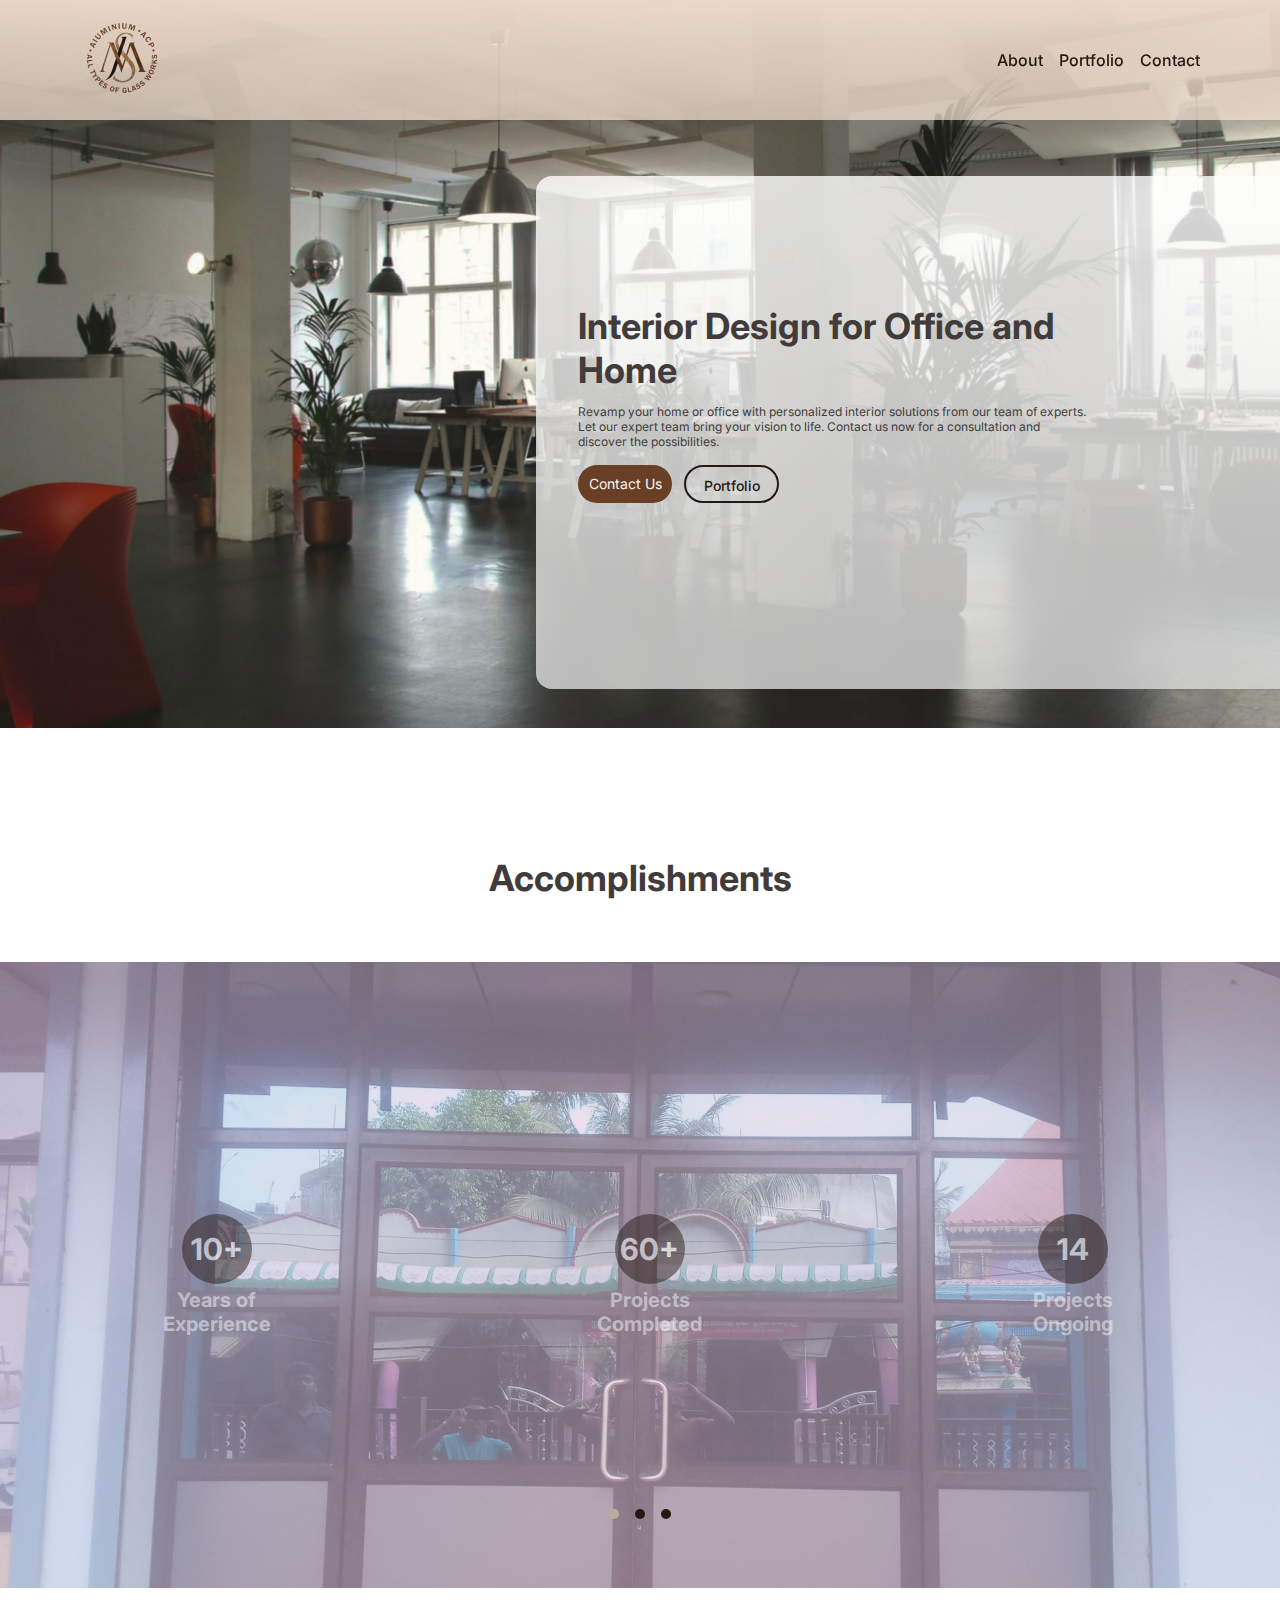
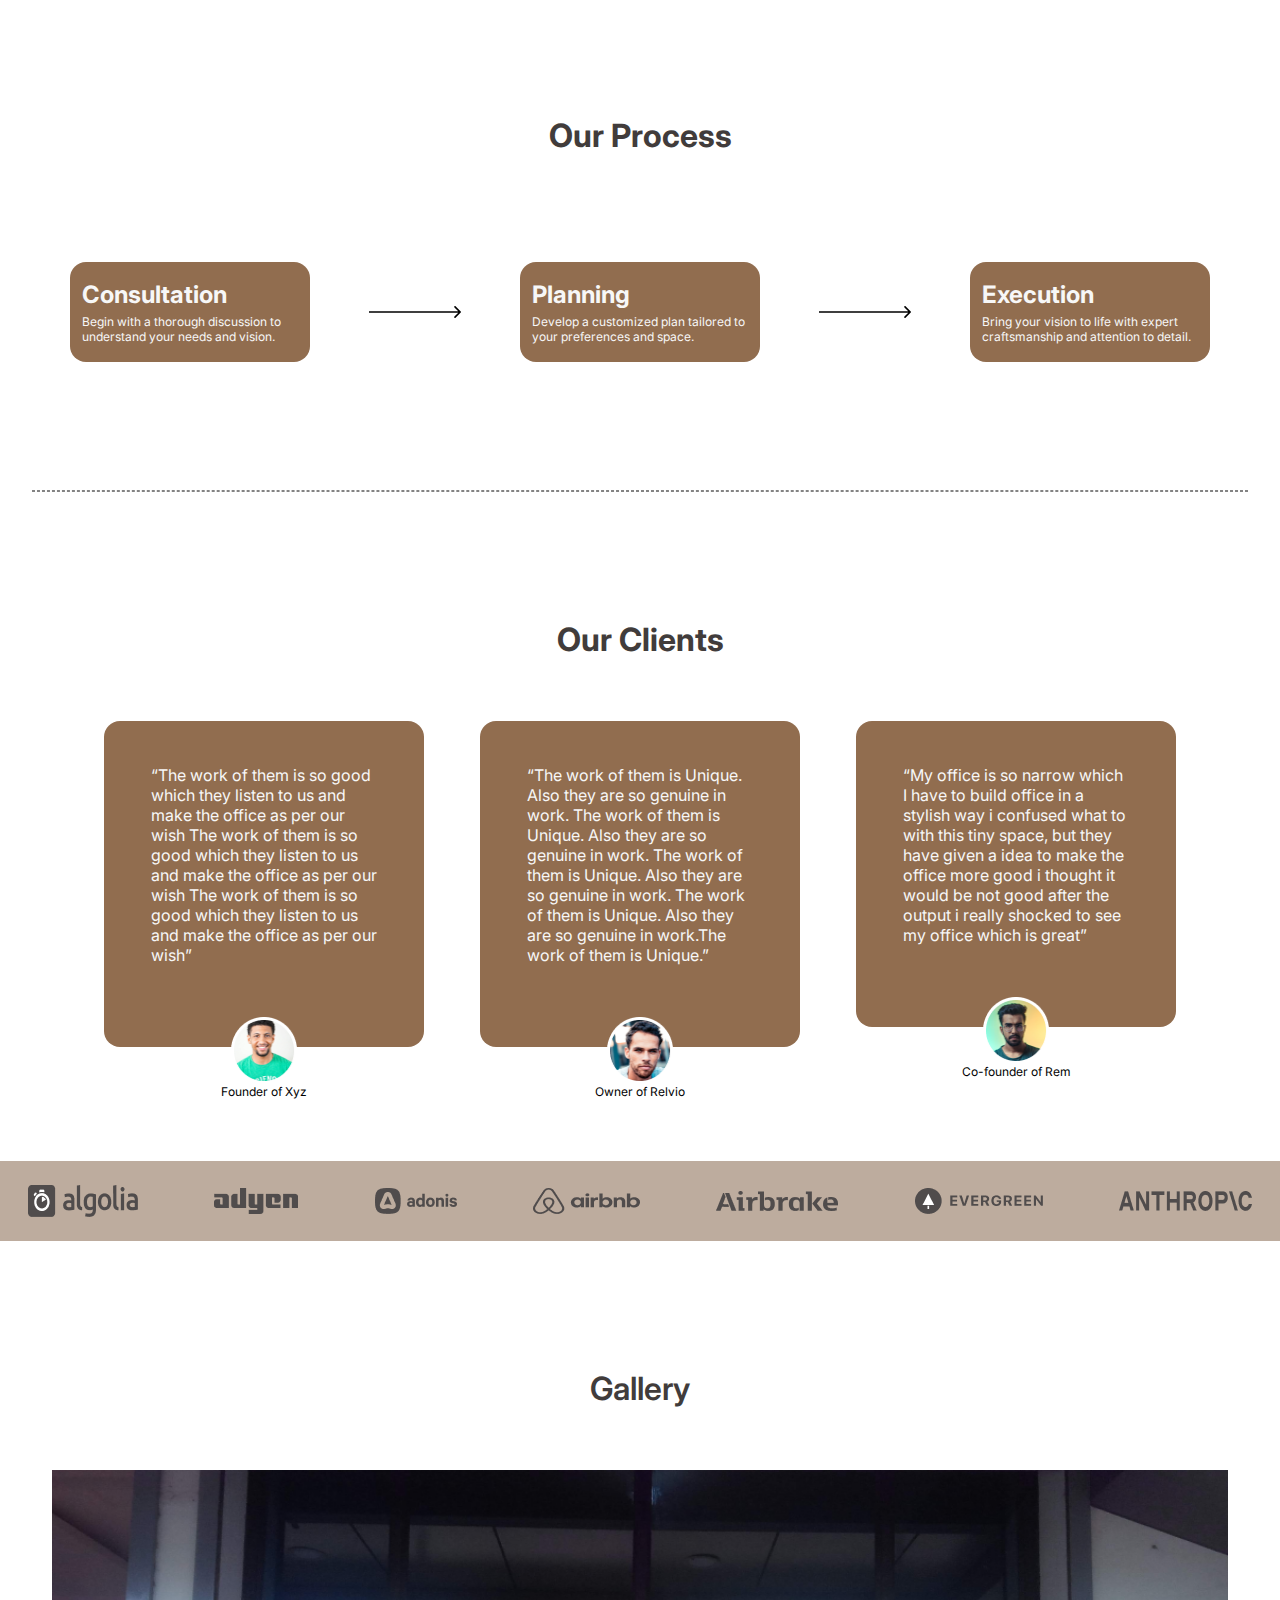
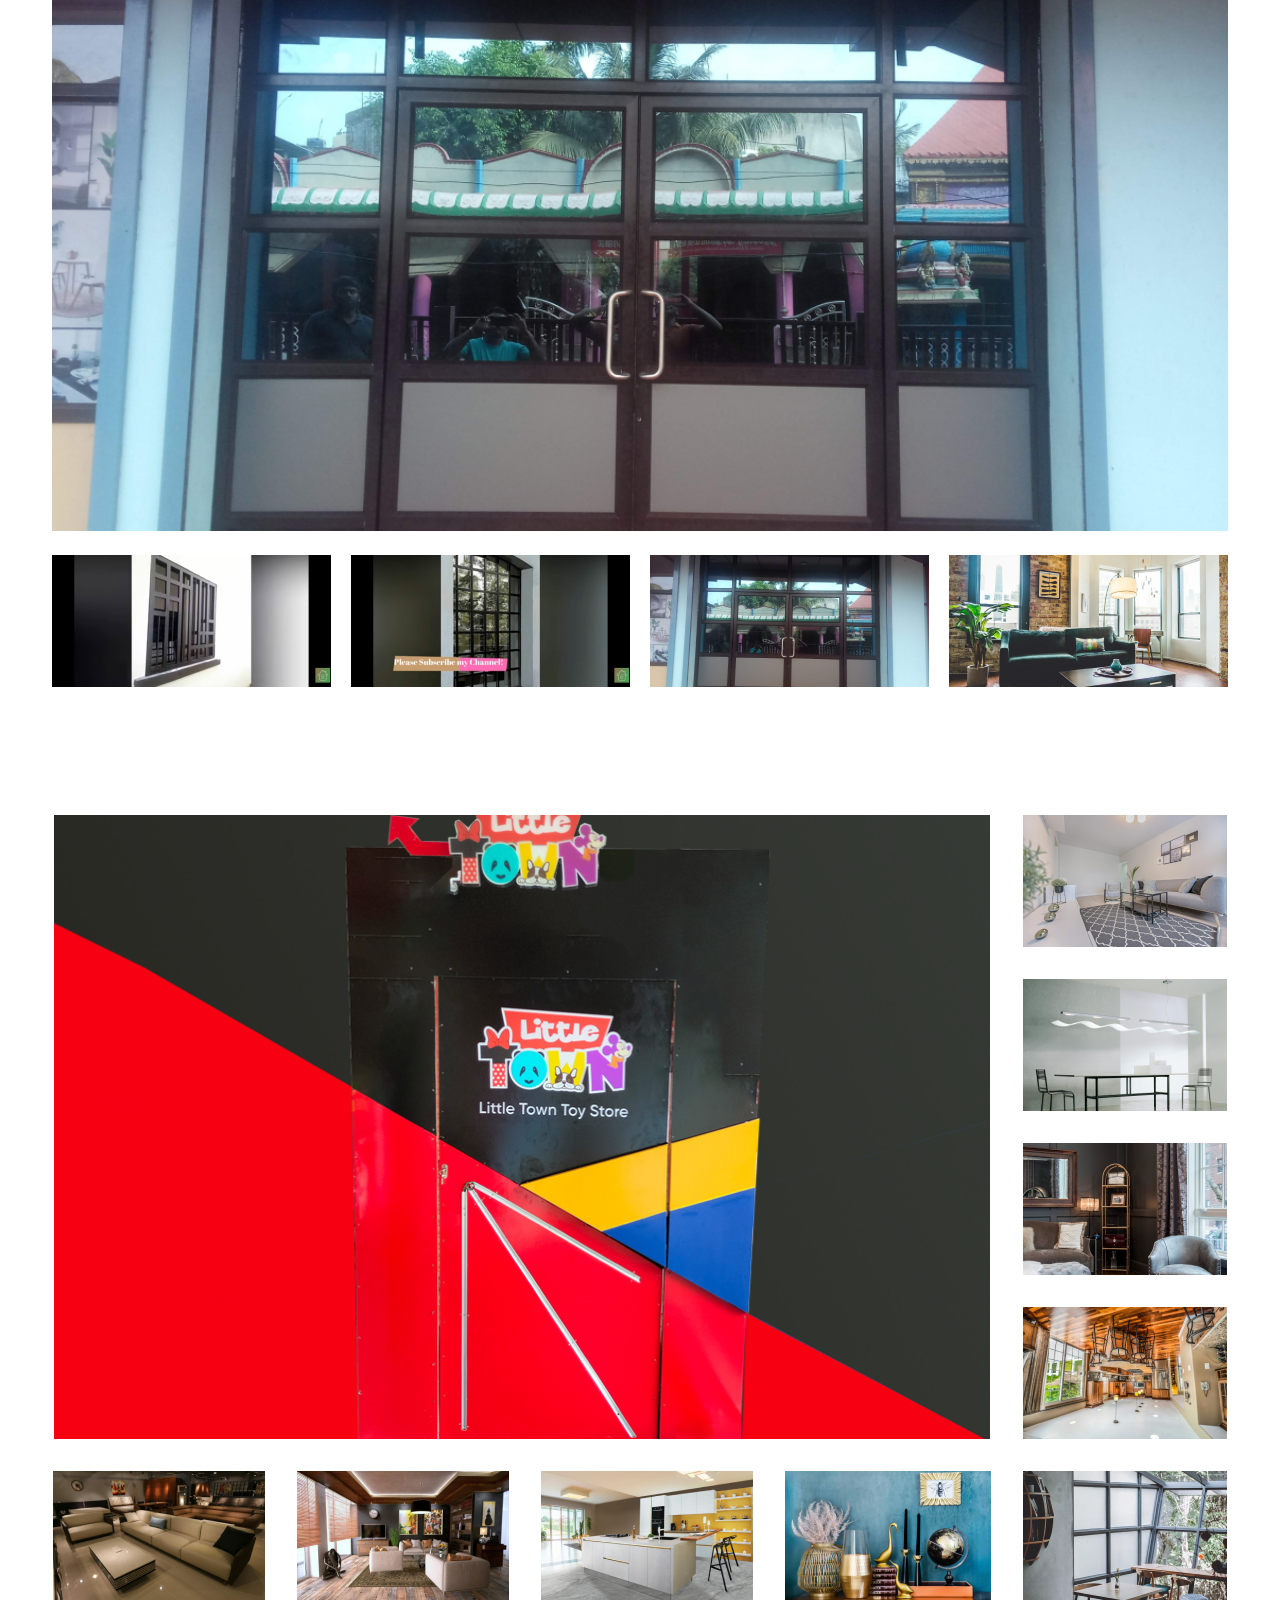
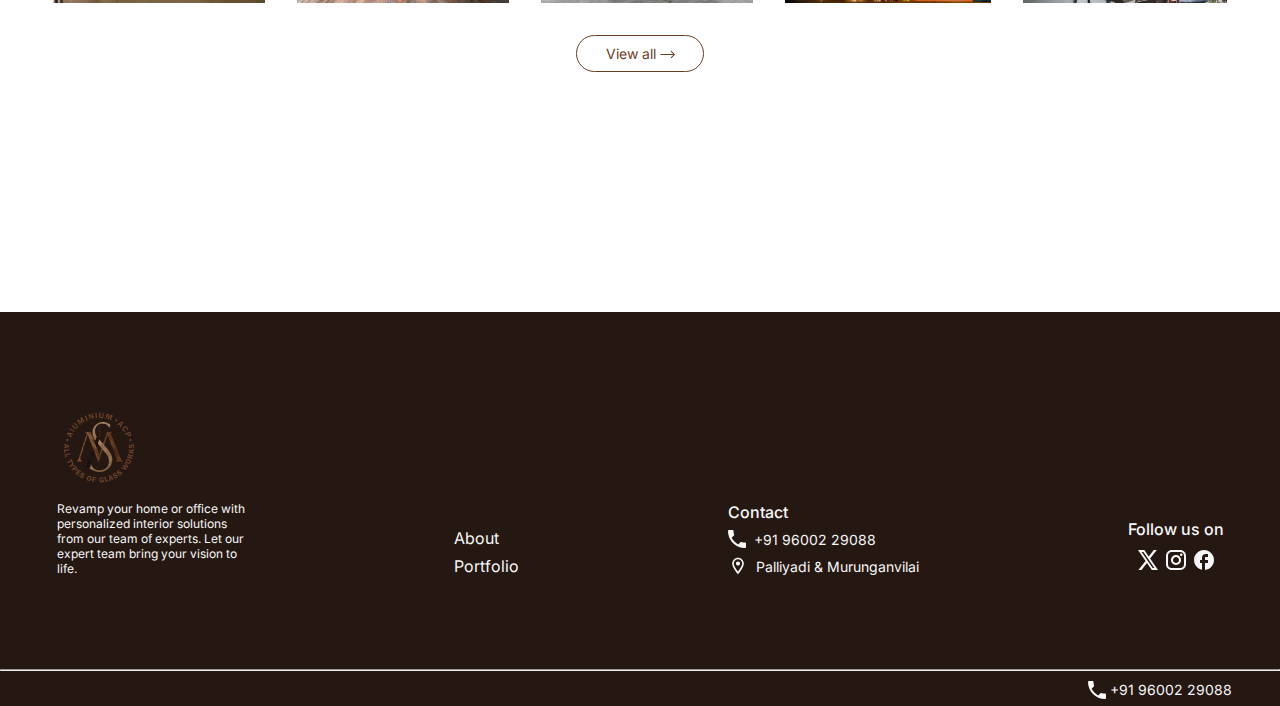
<file: index.html>
<!DOCTYPE html>
<html lang="en">

<head>
    <meta charset="UTF-8">
    <meta name="viewport" content="width=device-width, initial-scale=1.0">
    <title>Interior Design</title>
    <link rel="stylesheet" href="style.css">
    <link rel="stylesheet" href="https://cdnjs.cloudflare.com/ajax/libs/font-awesome/6.5.2/css/all.min.css"
        integrity="sha512-SnH5WK+bZxgPHs44uWIX+LLJAJ9/2PkPKZ5QiAj6Ta86w+fsb2TkcmfRyVX3pBnMFcV7oQPJkl9QevSCWr3W6A=="
        crossorigin="anonymous" referrerpolicy="no-referrer" />
</head>

<body>

    <div class="background--image">

        <!-- Navigation bar -->
        <div class="navbar--bg__color">
            <nav class="navbar">
                <div class="navbar--logo">
                    <a href="index.html"><img class="navbar--logo__img" src="./img/Aiuminium acp Interior design 1.png"
                            alt="logo"></a>
                </div>

                <!-- Laptop -->
                <div class="navbar--menuSection">
                    <ul class="navbar--menu">
                        <!--   -->
                        <li class="navbar--list">
                            <a class="navbar--list__link" href="about.html">About</a>
                        </li>
                        <li class="navbar--list">
                            <a class="navbar--list__link" href="portfolio.html">Portfolio</a>
                        </li>
                        <li class="navbar--list">
                            <a class="navbar--list__link" href="contact.html">Contact</a>
                        </li>
                    </ul>
                </div>
                <!-- mobile responsive -->
                <div class="toggle_btn">
                    <div class="toggle_btn_icon">
                        <i class="fa-solid fa-bars menu_btn"></i>
                    </div>


            </nav>
            <!-- Toggle Menu -->
            <div class="toggle_menu">
                <ul class="nav-container">
                    <li class="nav-items">
                        <a href="about.html" class="nav-links">About</a>
                    </li>
                    <li class="nav-items">
                        <a href="portfolio.html" class="nav-links">Portfolio</a>
                    </li>
                    <li class="nav-items">
                        <a href="contact.html" class="nav-links">Contact</a>
                    </li>

                </ul>
            </div>

        </div>



        <!-- hero section -->
        <div class="heroSection--bg">
            <div class="heroSection--bg__container">
                <div class="heroSection--section">
                    <h1 class="heroSection--section__h1">Interior Design for Office and Home</h1>
                    <p class="heroSection--section__p">Revamp your home or office with personalized interior solutions
                        from our team of experts. Let our expert team bring your vision to life. Contact us
                        now for a consultation and discover the possibilities.</p>
                </div>
                <div class="heroSection--sectionbtn">
                    <a class="heroSection--sectionbtn__primarybtn" href="contact.html">Contact Us</a>
                    <a class="heroSection--sectionbtn__secondarybtn" href="portfolio.html">Portfolio</a>
                </div>
            </div>
        </div>
    </div>

    <!-- Section Accomplishment -->
    <div class="accomplishment--section">
        <h2 class="accomplishment--section__h2">Accomplishments</h2>

        <div class="carousel-container">
            <div class="carousel-background">
            </div>
            <div class="carousel-overlay">
                <div class="carousel-content">
                    <div class="accomplishment__overlay--container">
                        <div class="accomplishment__overlay--col accomplishment__overlay--col1">
                            <div class="accomplishment--col__h3 accomplishment--col1__h3">10+</div>
                            <div class="accomplishment--col__p accomplishment--col1__p">Years of Experience</div>
                        </div>
                        <div class="accomplishment__overlay--col accomplishment__overlay--col2">
                            <div class="accomplishment--col__h3 accomplishment--col2__h3">60+</div>
                            <div class="accomplishment--col__p accomplishment--col2__p">Projects Completed</div>
                        </div>
                        <div class="accomplishment__overlay--col accomplishment__overlay--col3">
                            <div class="accomplishment--col__h3 accomplishment--col3__h3">14</div>
                            <div class="accomplishment--col__p accomplishment--col3__p">Projects Ongoing</div>
                        </div>
                    </div>
                </div>
                <div class="carousel">
                    <!-- Carousel indicators -->
                    <span class="carousel-dot active"></span>
                    <span class="carousel-dot"></span>
                    <span class="carousel-dot"></span>
                </div>
            </div>
        </div>
    </div>

    <!-- Our Process section -->

    <div class="ourProcessSection">
        <h2 class="ourProcessSection--heading">Our Process</h2>
    </div>
    <!-- Group -->
    <div class="ourprocess--container">
        <!--  -->
        <div class="ourprocess--container__col1">
            <!-- <h2 class="ourprocess--container__col1__h2">1</h2> -->
            <div class="ourprocess--container__col1__container">
                <h2 class="ourprocess--container__col1__container__h2">Consultation</h2>
                <p class="ourprocess--container__col1__container__p">Begin with a thorough discussion to understand your needs and vision.</p>
            </div>
        </div>
        <img class="ourprocess--container__col1__img" src="./img/arrow.svg" alt="arrow">
        <!--  -->
        <div class="ourprocess--container__col2">
            <!-- <h2 class="ourprocess--container__col2__h2">2</h2> -->
            <div class="ourprocess--container__col2__container">
                <h2 class="ourprocess--container__col2__container__h2">Planning</h2>
                <p class="ourprocess--container__col2__container__p">Develop a customized plan tailored to your preferences and space.</p>
            </div>
        </div>
        <img class="ourprocess--container__col2__img" src="./img/arrow.svg" alt="arrow">
        <!--  -->
        <div class="ourprocess--container__col3">
            <!-- <h2 class="ourprocess--container__col3__h2">3</h2> -->
            <div class="ourprocess--container__col3__container">
                <h2 class="ourprocess--container__col3__container__h2">Execution</h2>
                <p class="ourprocess--container__col3__container__p">Bring your vision to life with expert craftsmanship and attention to detail.</p>
            </div>
        </div>
    </div>

    <hr class="horiLine--herosection">

    <!-- Our Clients -->
    <div class="ourclient--container">
        <div class="ourclient--div">
            <h2 class="ourclient--h2">
                Our Clients
            </h2>
        </div>
        <div class="ourclient--review__container">
            <!-- col1 -->
            <div class="ourclient--review__container__col1">
                <div class="ourclient--review__container__col1__review">“The work of them is so good which they
                    listen
                    to us and make the office as per our wish The work of them is so good which they listen to us
                    and
                    make the office as per our wish The work of them is so good which they listen to us and make the
                    office as per our wish”</div>
                <div class="ourclient--review__container__col1__container">
                    <img class="ourclient--review__container__col1__img" src="img/client1.png" alt="clientimage">
                    <p class="ourclient--review__container__col1__text">Founder of Xyz</p>
                </div>
            </div>

            <!-- col2 -->
            <div class="ourclient--review__container__col2">
                <div class="ourclient--review__container__col2__review">“The work of them is Unique. Also they are
                    so
                    genuine in work. The work of them is Unique. Also they are so genuine in work. The work of them
                    is
                    Unique. Also they are so genuine in work. The work of them is Unique. Also they are so genuine
                    in
                    work.The work of them is Unique.”
                </div>
                <div class="ourclient--review__container__col2__container">
                    <img class="ourclient--review__container__col2__img" src="img/client2.png" alt="clientimage">
                    <p class="ourclient--review__container__col2__text">Owner of Relvio</p>
                </div>
            </div>

            <!-- col3 -->
            <div class="ourclient--review__container__col3">
                <div class="ourclient--review__container__col3__review">“My office is so narrow which I have to
                    build
                    office in a stylish way i confused what to with this tiny space, but they have given a idea to
                    make
                    the office more good i thought it would be not good after the output i really shocked to see my
                    office which is great”</div>
                <div class="ourclient--review__container__col3__container">
                    <img class="ourclient--review__container__col3__img" src="img/client3.png" alt="clientimage">
                    <p class="ourclient--review__container__col3__text">Co-founder of Rem</p>
                </div>
            </div>
        </div>

        <!-- Company logo -->

        <div class="clients--logo__container">
            <div class="clients--logo__div">
                <img class="clients--logo__img clients--logo__img1" src="./img/company logo 1.png" alt=" company logo">
                <img class="clients--logo__img clients--logo__img2" src="./img/company logo 2.png" alt=" company logo">
                <img class="clients--logo__img clients--logo__img3" src="./img/company logo 3.png" alt=" company logo">
                <img class="clients--logo__img clients--logo__img4" src="./img/company logo 4.png" alt=" company logo">
                <img class="clients--logo__img clients--logo__img5" src="./img/company logo 5.png" alt=" company logo">
                <img class="clients--logo__img clients--logo__img6" src="./img/company logo 6.png" alt=" company logo">
                <img class="clients--logo__img clients--logo__img7" src="./img/company logo 7.png" alt=" company logo">
            </div>
        </div>
    </div>

    <!-- Gallery -->

    <div class="gallery--container">
        <h2 class="gallery--container__h2">Gallery</h2>
        <div class="gallery--container__firstset">
            <div class="gallery--container__firstset__firstrow">
                <img class="gallery--container__firstset__firstrow--img" src="./img/Portfolio/1.png"
                    alt="portfoilo image">
            </div>
            <div class="gallery--container__firstset__secondrow">
                <img id="img1"
                    class="gallery--container__firstset__secondrow--img gallery--container__firstset__secondrow--img1"
                    src="img/Portfolio/2.png" alt="portfoilo image">
                <img class="gallery--container__firstset__secondrow--img gallery--container__firstset__secondrow--img2"
                    src="img/Portfolio/3.png" alt="portfoilo image">
                <img class="gallery--container__firstset__secondrow--img gallery--container__firstset__secondrow--img3"
                    src="img/Portfolio/4.png" alt="portfoilo image">
                <img class="gallery--container__firstset__secondrow--img gallery--container__firstset__secondrow--img4"
                    src="img/firstset 2row 4.png" alt="portfoilo image">
            </div>
        </div>
        <div class="gallery--container__secondset">
            <img class="gallery--container__secondset__img1" src="img/Portfolio/5.png" alt="portfoilo image">
            <img class="gallery--container__secondset__img2" src="img/secondset secondcol firstrow.png"
                alt="portfoilo image">
            <img class="gallery--container__secondset__img3" src="img/secondset secondcol secondrow.png"
                alt="portfoilo image">
            <img class="gallery--container__secondset__img4" src="img/secondset secondcol thirdrow.png"
                alt="portfoilo image">
            <img class="gallery--container__secondset__img5" src="img/secondset secondcol forthrow.png"
                alt="portfoilo image">
            <img class="gallery--container__secondset__img6" src="img/secondset firstcol fifthrow.png"
                alt="portfoilo image">
            <img class="gallery--container__secondset__img7" src="img/secondset secondcol fifthrow.png"
                alt="portfoilo image">
            <img class="gallery--container__secondset__img8" src="img/secondset thirdcol fifthrow.png"
                alt="portfoilo image">
            <img class="gallery--container__secondset__img9" src="img/secondset forthcol fifthrow.png"
                alt="portfoilo image">
            <img class="gallery--container__secondset__img10" src="img/secondset fifthcol fifthrow.png"
                alt="portfoilo image">

        </div>
    </div>
    <!-- View all btn -->
    <a class="portfolio--viewmore__btn" href="./portfolio.html">
        <div class="portfolio--viewmore__btn__a">View all <img src="img/view all arrow.svg"
                alt="view more button">
        </div>
    </a>


    <!-- Footer -->
    <footer class="footer">
        <div class="footer--container">
            <div class="footer--logo-descip">
                <a href="index.html">
                <img class="footer--img" src="./img/footer icon.png" alt="logo"></a>
                <p class="footer--text">Revamp your home or office with personalized interior solutions
                    from our team of experts. Let our expert team bring your vision to life.</p>
            </div>
            <div class="footer--navbar">
                <ul class="footer--navbar__container">
                    <!-- <li class="footer--navbar__list">
                        <a class="footer--navbar__link" href="index.html">Home </a>
                    </li> -->
                    <li class="footer--navbar__list">
                        <a class="footer--navbar__link" href="about.html">About </a>
                    </li>
                    <li class="footer--navbar__list">
                        <a class="footer--navbar__link" href="portfolio.html">Portfolio </a>
                    </li>
                </ul>
            </div>
            <div class="footer--contact">
                <h2 class="footer--contact__h2">Contact</h2>
                <div class="footer--contact__detail">
                    <div class="footer--contact__detailphone"><img src="./img/white phone icon.svg" alt="phone">
                        <a class="footer--contact__detailphone" href="tel:+91 96002 29088">+91 96002 29088</a>
                    </div>
                    <div class="footer--contact__detaillocation"><img src="./img/white location icon.svg"
                            alt="location">
                        <a class="footer--contact__detaillocation" href="#">Palliyadi & Murunganvilai</a>
                    </div>
                </div>

            </div>
            <div class="footer--socialmedia">
                <h2 class="footer--socialmedia__h2">Follow us on</h2>
                <div class="footer--socialmedia__icons">
                    <a style="text-decoration: none;" target="_blank" href="https://twitter.com">
                        <img src="./img/twitter icon.svg" alt="twitter">
                    </a>
                    <a style="text-decoration: none;" target="_blank" href="https://instagram.com/sjm_aluminium_?igsh=MTBvemU4b2g4YzY2dw==">
                        <img src="./img/instagram icon.svg" alt="instagram">
                    </a>
                    <a style="text-decoration: none;" target="_blank" href="https://facebook.com">
                        <img src="./img/facebook icon.svg" alt="facebook">
                    </a>
                </div>
            </div>
        </div>
        <div class="footer--bottom">
            <hr class="footer--bottom__hr">
            <div class="footer--bottom__div">
                <img class="footer--bottom__img" src="img/white phone icon.svg" alt="contact">
                <a class="footer--bottom__a" href="tel:+91 96002 29088">+91 96002 29088</a>
            </div>
        </div>
    </footer>


</body>
<script src="index.js"></script>

<script>
    // Carousel in the hero section
let backgroundImageUrls = [
    './img/Portfolio/accomplishment_1.png',
    './img/Portfolio/accomplishment_2.png',
    './img/Portfolio/accomplishment_3.png'
];

let currentImageIndex = 0;
let backgroundElement = document.querySelector('.carousel-background');
let carouselDots = document.querySelectorAll('.carousel-dot');

function changeBackgroundImage(index) {
    currentImageIndex = index;
    let imageUrl = backgroundImageUrls[currentImageIndex];
    backgroundElement.style.backgroundImage = "url('"+ imageUrl + "')";

    carouselDots.forEach(function (dot, i) {
        dot.classList.toggle('active', i === currentImageIndex);
    });
}

function startCarousel() {
    setInterval(function () {
        currentImageIndex = (currentImageIndex + 1) % backgroundImageUrls.length;
        changeBackgroundImage(currentImageIndex);
    }, 5000);
}


startCarousel();


carouselDots.forEach(function (dot, i) {
    dot.addEventListener('click', function () {
        changeBackgroundImage(i);
    });
});
</script>

</html>
</file>
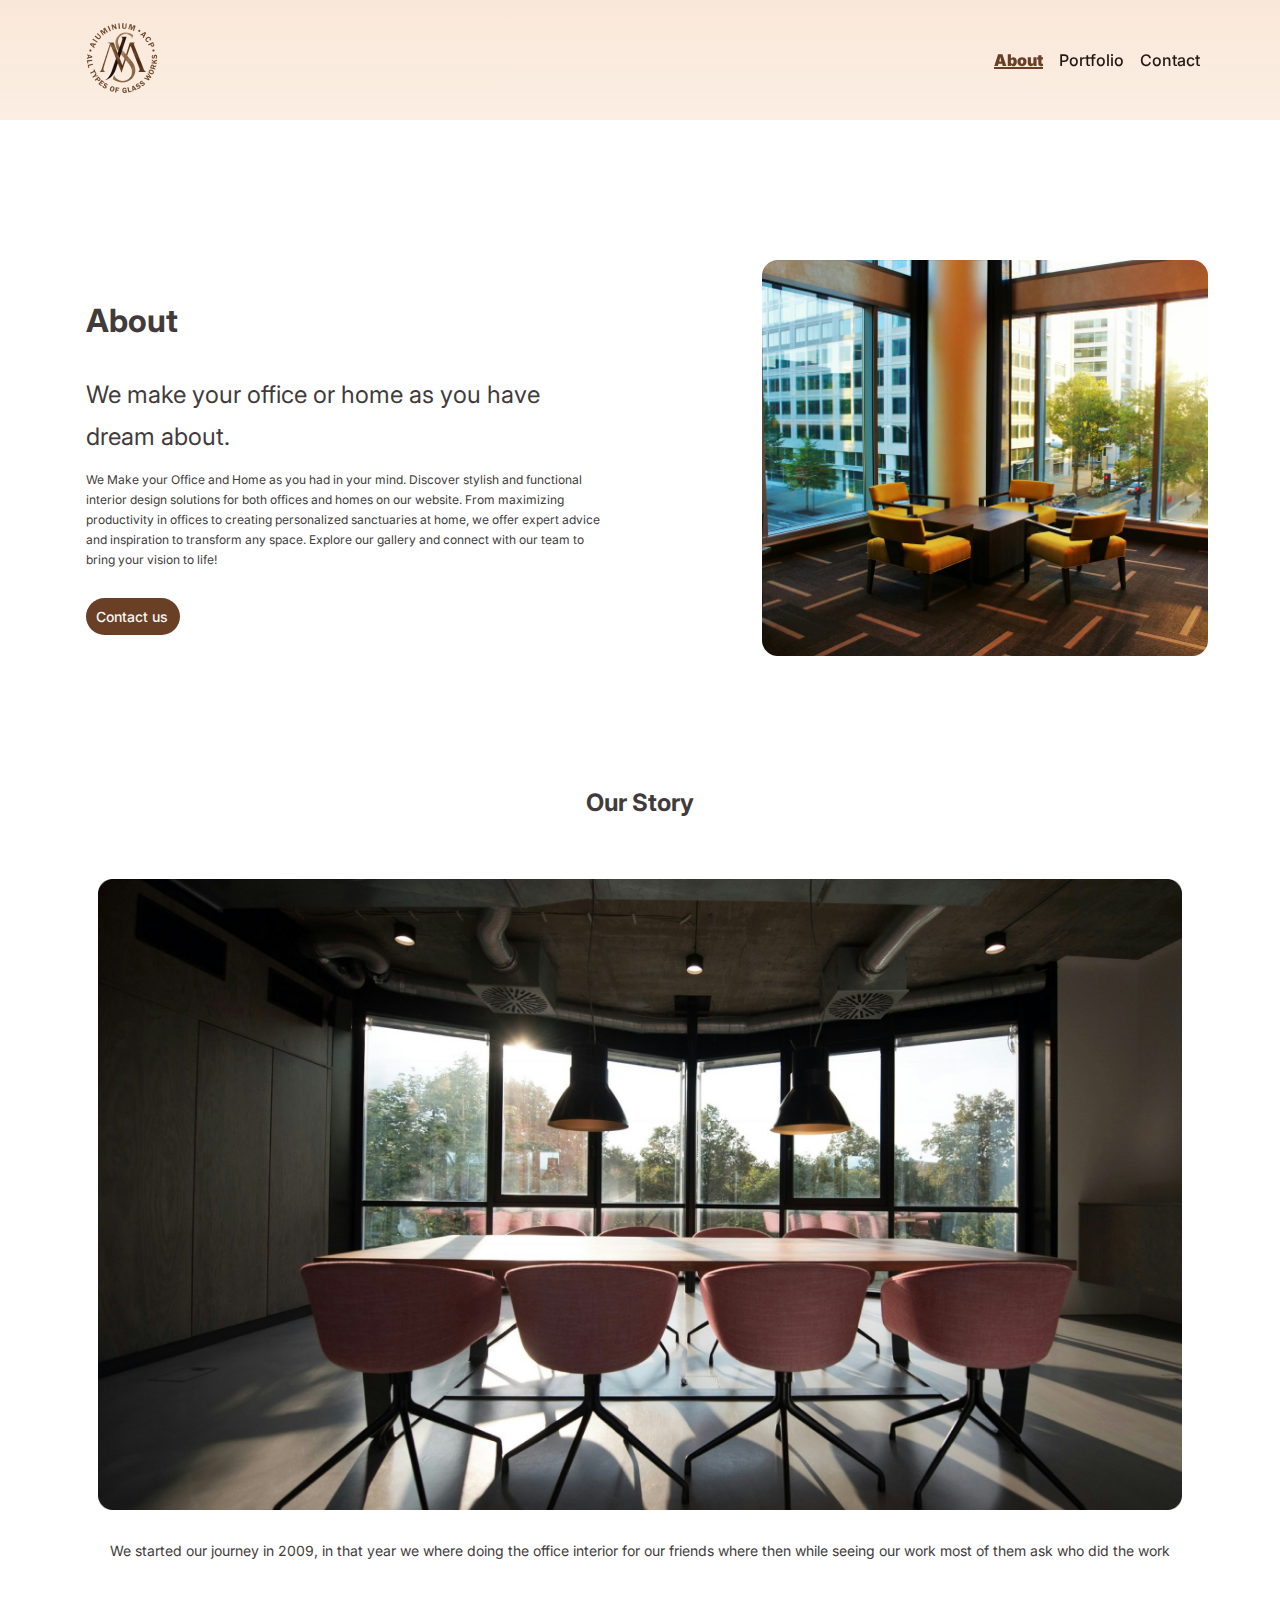
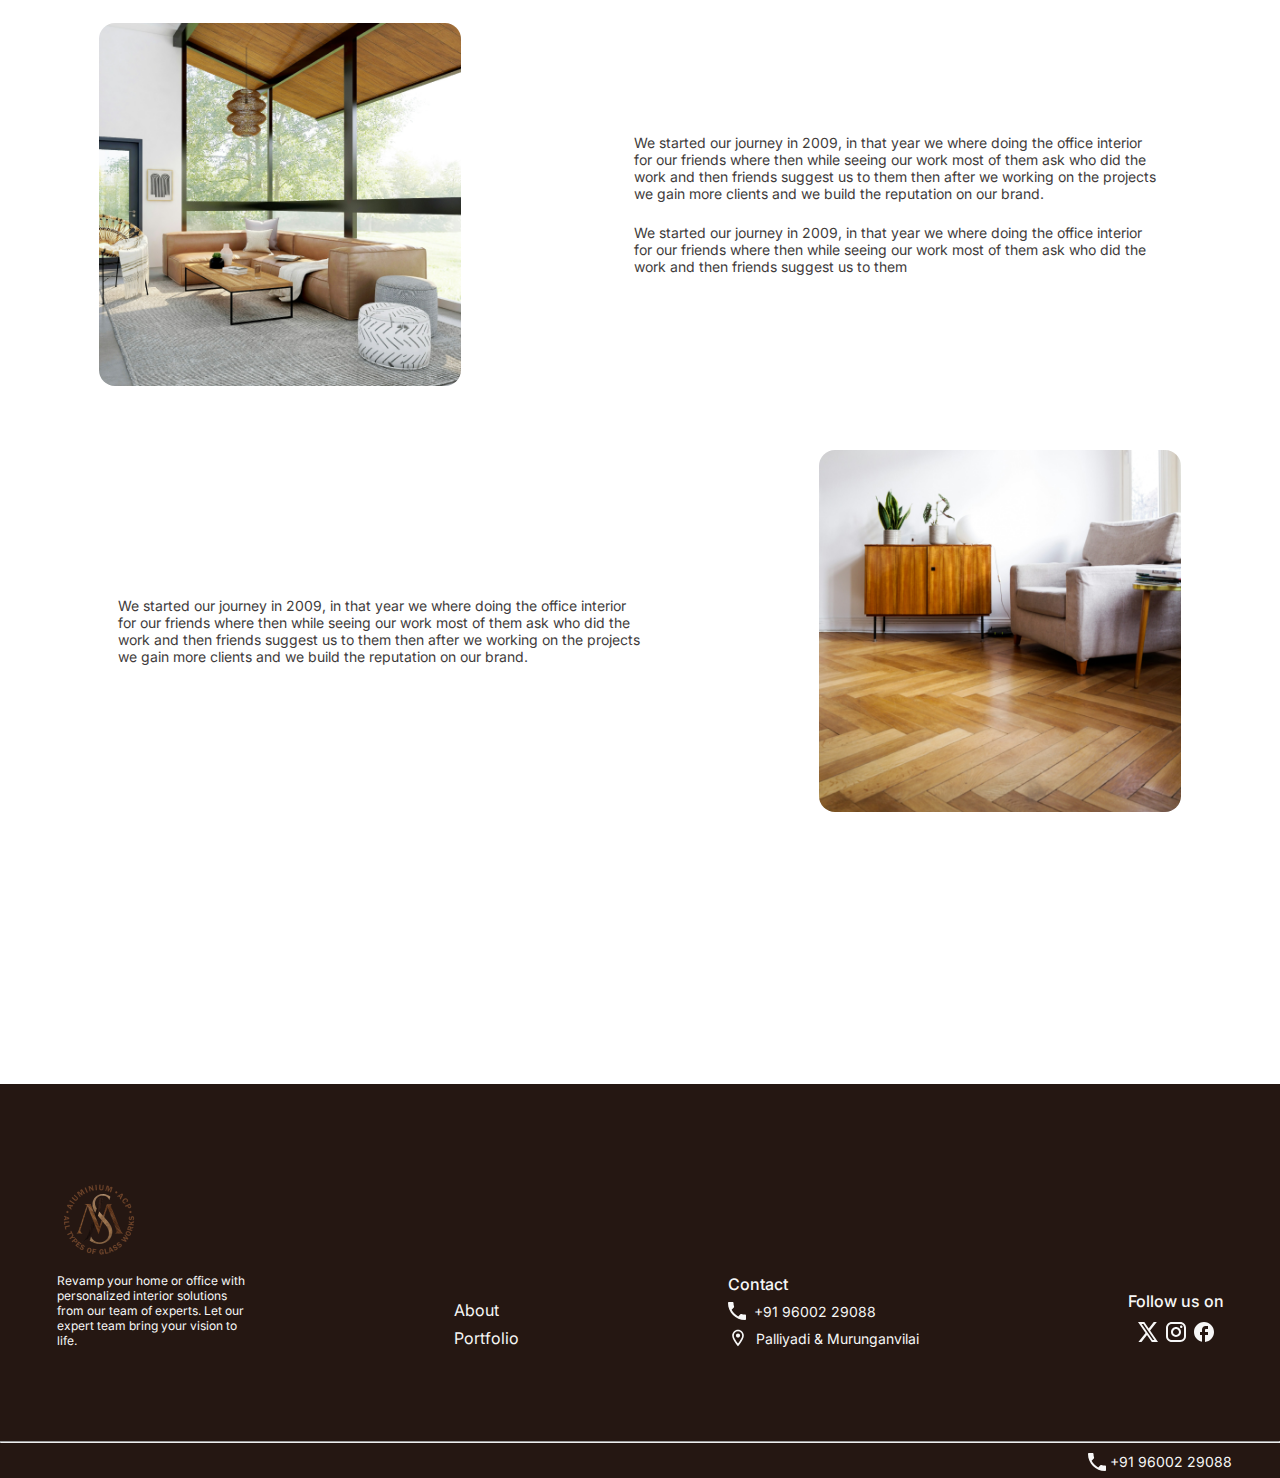
<file: about.html>
<!DOCTYPE html>
<html lang="en">

<head>
    <meta charset="UTF-8">
    <meta name="viewport" content="width=device-width, initial-scale=1.0">
    <title>About</title>
    <link rel="stylesheet" href="style.css">
    <link rel="stylesheet" href="https://cdnjs.cloudflare.com/ajax/libs/font-awesome/6.5.2/css/all.min.css"
    integrity="sha512-SnH5WK+bZxgPHs44uWIX+LLJAJ9/2PkPKZ5QiAj6Ta86w+fsb2TkcmfRyVX3pBnMFcV7oQPJkl9QevSCWr3W6A=="
    crossorigin="anonymous" referrerpolicy="no-referrer" />
</head>

<body>

    <!-- Navigation bar -->
    <div class="navbar--bg__color">
        <nav class="navbar">
            <div class="navbar--logo">
                <a href="index.html"><img class="navbar--logo__img" src="./img/Aiuminium acp Interior design 1.png"
                        alt="logo"></a>
            </div>
            <!-- Laptop -->
            <div class="navbar--menuSection">
                <ul class="navbar--menu">
                    <!--   -->
                    <li class="navbar--list">
                        <a class="navbar--list__link" href="about.html">About</a>
                    </li>
                    <li class="navbar--list">
                        <a class="navbar--list__link" href="portfolio.html">Portfolio</a>
                    </li>
                    <li class="navbar--list">
                        <a class="navbar--list__link" href="contact.html">Contact</a>
                    </li>
                </ul>
            </div>
            <!-- mobile responsive -->
            <div class="toggle_btn">
                <div class="toggle_btn_icon">
                    <i class="fa-solid fa-bars menu_btn"></i>
                </div>
            </div>
        </nav>
        <!-- Toggle Menu -->
        <div class="toggle_menu">
            <ul class="nav-container">
                <li class="nav-items">
                    <a href="about.html" class="nav-links">About</a>
                </li>
                <li class="nav-items">
                    <a href="portfolio.html" class="nav-links">Portfolio</a>
                </li>
                <li class="nav-items">
                    <a href="contact.html" class="nav-links">Contact</a>
                </li>

            </ul>
        </div>
    </div>

    <!-- Mobile Resposive -->

    <!-- Head -->
    <div class="about--heroSection">
        <div class="about--heroSection__sectioncontainer">
            <h1 class="about--heroSection__sectionheading">About</h1>
            <div class="about--heroSection__container">
                <h2 class="about--heroSection__container__h2">We make your office or home as you have dream about.</h2>
                <p class="about--heroSection__container__p">We Make your Office and Home as you had in your mind.
                    Discover stylish and functional interior design solutions for both offices and homes on our website.
                    From maximizing productivity in offices to creating personalized sanctuaries at home, we offer
                    expert advice and inspiration to transform any space. Explore our gallery and connect with our team
                    to bring your vision to life!</p>
                <a class="about--section__primarybtn" href="contact.html">Contact us</a>
            </div>
        </div>
        <div><img class="about--heroSection__container__img" src="./img/about hero img.png" alt="about image"></div>
    </div>

    <!-- Our Story -->
    <div class="ourstory--section">
        <h2 class="ourstory--heading">Our Story</h2>
        <div class="ourstory--container">
            <div class="ourstory--container__row1">
                <img class="ourstory--container__row1--img" src="./img/our story img.png" alt="story">
                <p class="ourstory--container__row1--text">We started our journey in 2009, in that year we where doing
                    the office interior for our friends where then while seeing our work most of them ask who did the
                    work</p>
            </div>
            <div class="ourstory--container__row2">
                <img class="ourstory--container__row2--img" src="./img/our story img row2.png" alt="work">
                <div class="ourstory--container__row2--text">
                    <p class="ourstory--container__row2--text1">We started our journey in 2009, in that year we where
                        doing
                        the office interior for our friends where then while seeing our work most of them ask who did
                        the
                        work and then friends suggest us to them then after we working on the projects we gain more
                        clients
                        and we build the reputation on our brand.</p>
                    <p class="ourstory--container__row2--text2">We started our journey in 2009, in that year we where
                        doing
                        the office interior for our friends where then while seeing our work most of them ask who did
                        the
                        work and then friends suggest us to them</p>
                </div>
            </div>
            <div class="ourstory--container__row3">
                <img class="ourstory--container__row3--img" src="./img/our story img row3.png" alt="making">
                <p class="ourstory--container__row3--text">We started our journey in 2009, in that year we where doing
                    the office interior for our friends where then while seeing our work most of them ask who did the
                    work and then friends suggest us to them then after we working on the projects we gain more clients
                    and we build the reputation on our brand.
                </p>
            </div>
        </div>
    </div>

    <!-- Footer -->
    <footer class="footer">
        <div class="footer--container">
            <div class="footer--logo-descip">
                <a href="index.html">
                <img class="footer--img" src="./img/footer icon.png" alt="logo"></a>
                <p class="footer--text">Revamp your home or office with personalized interior solutions
                    from our team of experts. Let our expert team bring your vision to life.</p>
            </div>
            <div class="footer--navbar">
                <ul class="footer--navbar__container">
                    <!-- <li class="footer--navbar__list">
                        <a class="footer--navbar__link" href="index.html">Home </a>
                    </li> -->
                    <li class="footer--navbar__list">
                        <a class="footer--navbar__link" href="about.html">About </a>
                    </li>
                    <li class="footer--navbar__list">
                        <a class="footer--navbar__link" href="portfolio.html">Portfolio </a>
                    </li>
                </ul>
            </div>
            <div class="footer--contact">
                <h2 class="footer--contact__h2">Contact</h2>
                <div class="footer--contact__detail">
                    <div class="footer--contact__detailphone"><img src="./img/white phone icon.svg" alt="phone">
                        <a class="footer--contact__detailphone" href="tel:+91 96002 29088">+91 96002 29088</a>
                    </div>
                    <div class="footer--contact__detaillocation"><img src="./img/white location icon.svg"
                            alt="location">
                        <a class="footer--contact__detaillocation" href="#">Palliyadi & Murunganvilai</a>
                    </div>
                </div>

            </div>
            <div class="footer--socialmedia">
                <h2 class="footer--socialmedia__h2">Follow us on</h2>
                <div class="footer--socialmedia__icons">
                    <a style="text-decoration: none;" target="_blank" href="https://twitter.com">
                        <img src="./img/twitter icon.svg" alt="twitter">
                    </a>
                    <a style="text-decoration: none;" target="_blank" href="https://instagram.com/sjm_aluminium_?igsh=MTBvemU4b2g4YzY2dw==">
                        <img src="./img/instagram icon.svg" alt="instagram">
                    </a>
                    <a style="text-decoration: none;" target="_blank" href="https://facebook.com">
                        <img src="./img/facebook icon.svg" alt="facebook">
                    </a>
                </div>
            </div>
        </div>
        <div class="footer--bottom">
            <hr class="footer--bottom__hr">
            <div class="footer--bottom__div">
                <img class="footer--bottom__img" src="img/white phone icon.svg" alt="contact">
                <a class="footer--bottom__a" href="tel:+91 96002 29088">+91 96002 29088</a>
            </div>
        </div>
    </footer>
</body>
<script src="index.js"></script>

</html>
</file>
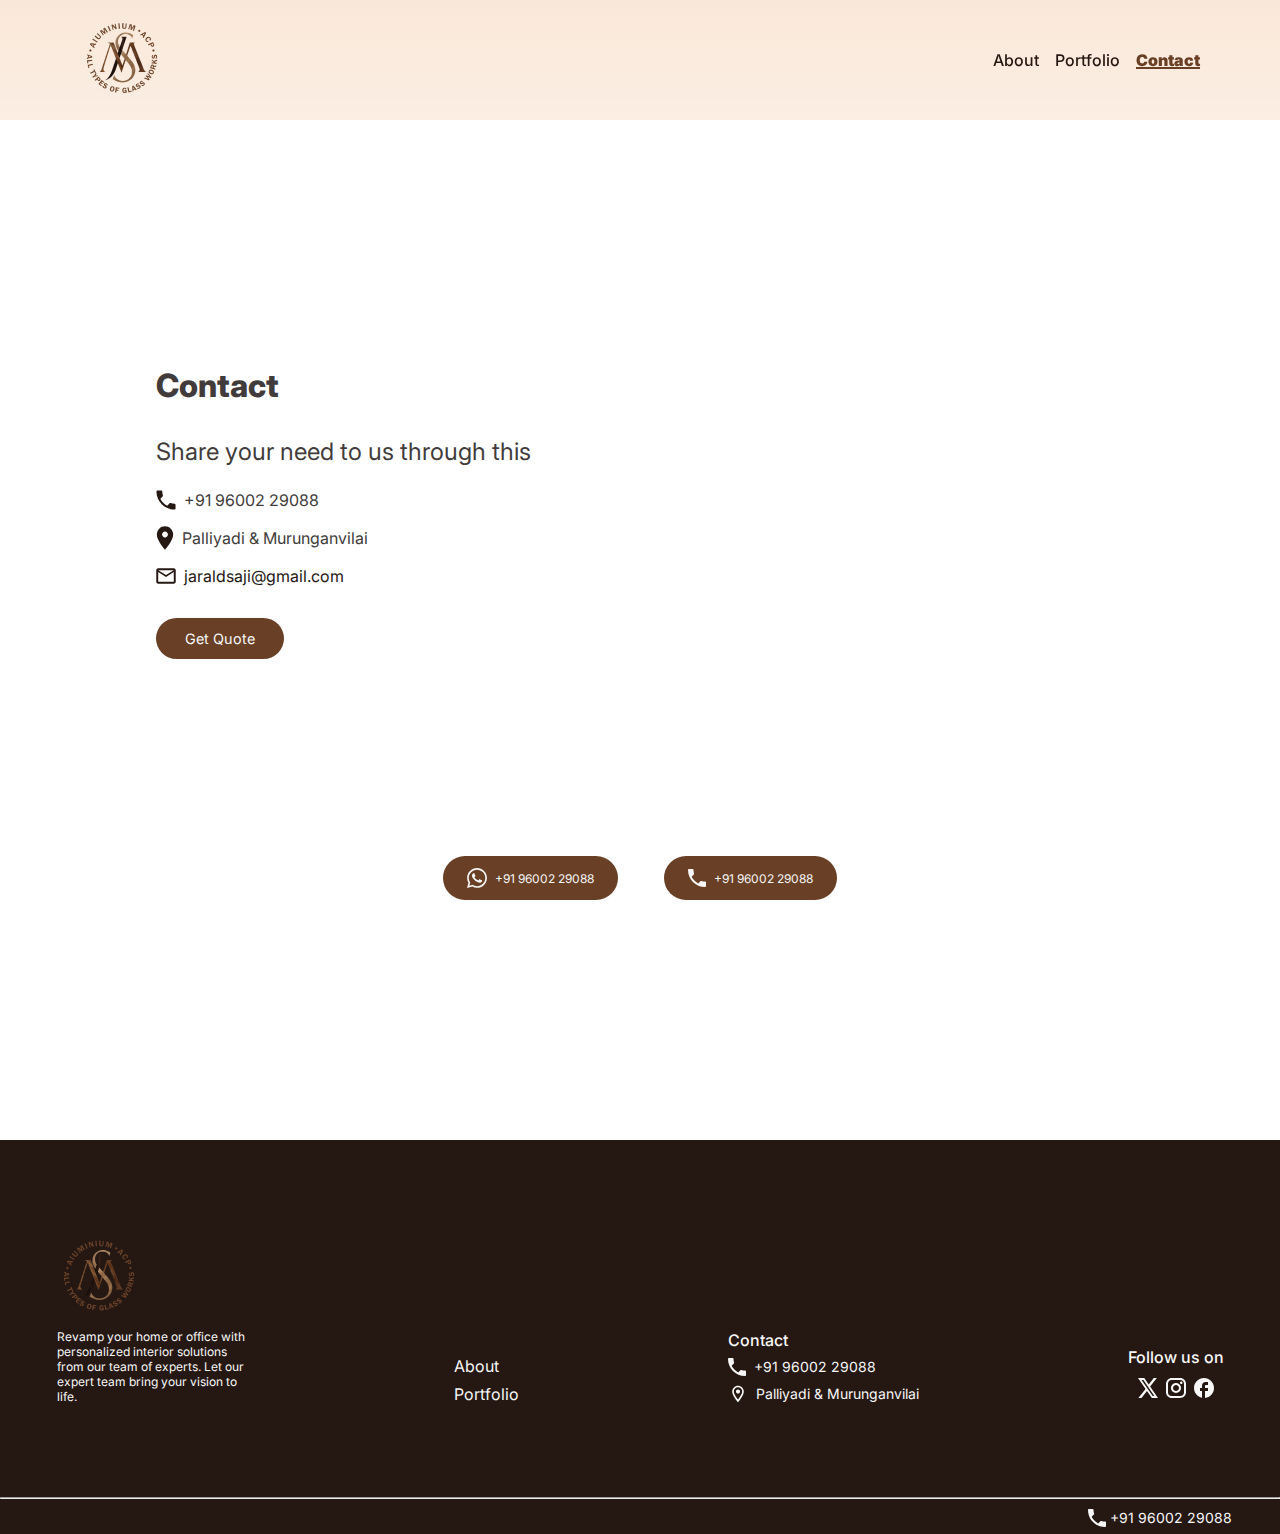
<file: contact.html>
<!DOCTYPE html>
<html lang="en">

<head>
    <meta charset="UTF-8">
    <meta name="viewport" content="width=device-width, initial-scale=1.0">
    <title>Contact</title>
    <link rel="stylesheet" href="style.css">
    <link rel="stylesheet" href="https://cdnjs.cloudflare.com/ajax/libs/font-awesome/6.5.2/css/all.min.css"
        integrity="sha512-SnH5WK+bZxgPHs44uWIX+LLJAJ9/2PkPKZ5QiAj6Ta86w+fsb2TkcmfRyVX3pBnMFcV7oQPJkl9QevSCWr3W6A=="
        crossorigin="anonymous" referrerpolicy="no-referrer" />
</head>

<body>

    <!-- Navigation bar -->
    <div class="navbar--bg__color">
        <nav class="navbar">
            <div class="navbar--logo">
                <a href="index.html"><img class="navbar--logo__img" src="./img/Aiuminium acp Interior design 1.png"
                        alt="logo"></a>
            </div>
            <!-- Laptop -->
            <div class="navbar--menuSection">
                <ul class="navbar--menu">
                    <!--   -->
                    <li class="navbar--list">
                        <a class="navbar--list__link" href="about.html">About</a>
                    </li>
                    <li class="navbar--list">
                        <a class="navbar--list__link" href="portfolio.html">Portfolio</a>
                    </li>
                    <li class="navbar--list">
                        <a class="navbar--list__link" href="contact.html">Contact</a>
                    </li>
                </ul>
            </div>
            <!-- mobile responsive -->
            <div class="toggle_btn">
                <div class="toggle_btn_icon">
                    <i class="fa-solid fa-bars menu_btn"></i>
                </div>


        </nav>
        <!-- Toggle Menu -->
        <div class="toggle_menu">
            <ul class="nav-container">
                <li class="nav-items">
                    <a href="about.html" class="nav-links">About</a>
                </li>
                <li class="nav-items">
                    <a href="portfolio.html" class="nav-links">Portfolio</a>
                </li>
                <li class="nav-items">
                    <a href="contact.html" class="nav-links">Contact</a>
                </li>

            </ul>
        </div>
    </div>
    <!-- Contact Hero section -->
    <div class="contact--herosection">
        <!-- contact details -->
        <div class="rightside">
            <div class="contact--contactheading">
                <h1 class="contact--contactheading__h1">Contact</h1>
            </div>
            <div class="contact--subheading">
                <h2 class="contact--contactheading__h2">Share your need to us through this</h2>

                <!-- Contact detail -->
                <div class="contact--contactdetail">
                    <div class="contact--contactdetailDiv__phonenumber">
                        <a class="contact--contactdetail__phonenumber" href="tel:+919600229088">
                            <img style="max-width: 1.25rem; min-height: 1.25rem;" src="./img/phone icon.svg"
                                alt="phone">
                            <p>+91 96002 29088</p>
                        </a>
                    </div>
                    <div class="contact--contactdetailDiv__location">
                        <img style="max-width: 1.25rem; min-height: 1.25rem;" src="./img/location icon.svg"
                            alt="location">
                        <p>Palliyadi & Murunganvilai</p>
                    </div>
                    <div class="contact--contactdetailDiv__mail">
                        <a class="contact--contactdetail__mail" href="mailto:jaraldsaji@gmail.com">
                            <img style="max-width: 1.25rem; min-height: 1.25rem;" src="./img/mail icon.svg" alt="email">
                            <p>jaraldsaji@gmail.com</p>
                        </a>
                    </div>
                </div>
            </div>
            <a class="contact--quote__a" href="#" target="_blank">
                <div class="contact--quote">
                    Get Quote
                </div>
            </a>
        </div>
        <!-- Location -->
        <div class="leftside">
            <!-- <h2 class="location--heading__h2">Our Location</h2> -->
            <!-- <img src="/img/location map.png" alt="location map"> -->
            <iframe
                src="https://www.google.com/maps/embed?pb=!1m18!1m12!1m3!1d15601.634800765094!2d77.28992475064007!3d8.381602524279325!2m3!1f0!2f0!3f0!3m2!1i1024!2i768!4f13.1!3m3!1m2!1s0x3b04514dfa00112d%3A0x349f81a0ee7558fa!2sFAC%20Auditorium!5e0!3m2!1sen!2sin!4v1714375991319!5m2!1sen!2sin"
                allowfullscreen="" loading="lazy"
                referrerpolicy="no-referrer-when-downgrade"></iframe>
        </div>
    </div>

    <!-- Contact btn -->
    <div class="contactbtn--container">
        <a class="contactbtn" href="https://web.whatsapp.com/" target="_blank">
            <img src="./img/whatsapp icon.svg" alt="whatsapp">
            <p>+91 96002 29088</p>
        </a>
        <a class="contactbtn" href="tel:+91 96002 29088">
            <img src="./img/white phone icon.svg" alt="contact">
            <p>+91 96002 29088</p>
        </a>
    </div>


    <!-- Footer -->
    <footer class="footer">
        <div class="footer--container">
            <div class="footer--logo-descip">
                <a href="index.html">
                    <img class="footer--img" src="./img/footer icon.png" alt="logo"></a>
                <p class="footer--text">Revamp your home or office with personalized interior solutions
                    from our team of experts. Let our expert team bring your vision to life.</p>
            </div>
            <div class="footer--navbar">
                <ul class="footer--navbar__container">
                    <!-- <li class="footer--navbar__list">
                            <a class="footer--navbar__link" href="index.html">Home </a>
                        </li> -->
                    <li class="footer--navbar__list">
                        <a class="footer--navbar__link" href="about.html">About </a>
                    </li>
                    <li class="footer--navbar__list">
                        <a class="footer--navbar__link" href="portfolio.html">Portfolio </a>
                    </li>
                </ul>
            </div>
            <div class="footer--contact">
                <h2 class="footer--contact__h2">Contact</h2>
                <div class="footer--contact__detail">
                    <div class="footer--contact__detailphone"><img src="./img/white phone icon.svg" alt="phone">
                        <a class="footer--contact__detailphone" href="tel:+91 96002 29088">+91 96002 29088</a>
                    </div>
                    <div class="footer--contact__detaillocation"><img src="./img/white location icon.svg"
                            alt="location">
                        <a class="footer--contact__detaillocation" href="#">Palliyadi & Murunganvilai</a>
                    </div>
                </div>

            </div>
            <div class="footer--socialmedia">
                <h2 class="footer--socialmedia__h2">Follow us on</h2>
                <div class="footer--socialmedia__icons">
                    <a style="text-decoration: none;" target="_blank" href="https://twitter.com">
                        <img src="./img/twitter icon.svg" alt="twitter">
                    </a>
                    <a style="text-decoration: none;" target="_blank" href="https://instagram.com/sjm_aluminium_?igsh=MTBvemU4b2g4YzY2dw==">
                        <img src="./img/instagram icon.svg" alt="instagram">
                    </a>
                    <a style="text-decoration: none;" target="_blank" href="https://facebook.com">
                        <img src="./img/facebook icon.svg" alt="facebook">
                    </a>
                </div>
            </div>
        </div>
        <div class="footer--bottom">
            <hr class="footer--bottom__hr">
            <div class="footer--bottom__div">
                <img class="footer--bottom__img" src="img/white phone icon.svg" alt="contact">
                <a class="footer--bottom__a" href="tel:+91 96002 29088">+91 96002 29088</a>
            </div>
        </div>
    </footer>

</body>
<script src="index.js"></script>

</html>
</file>
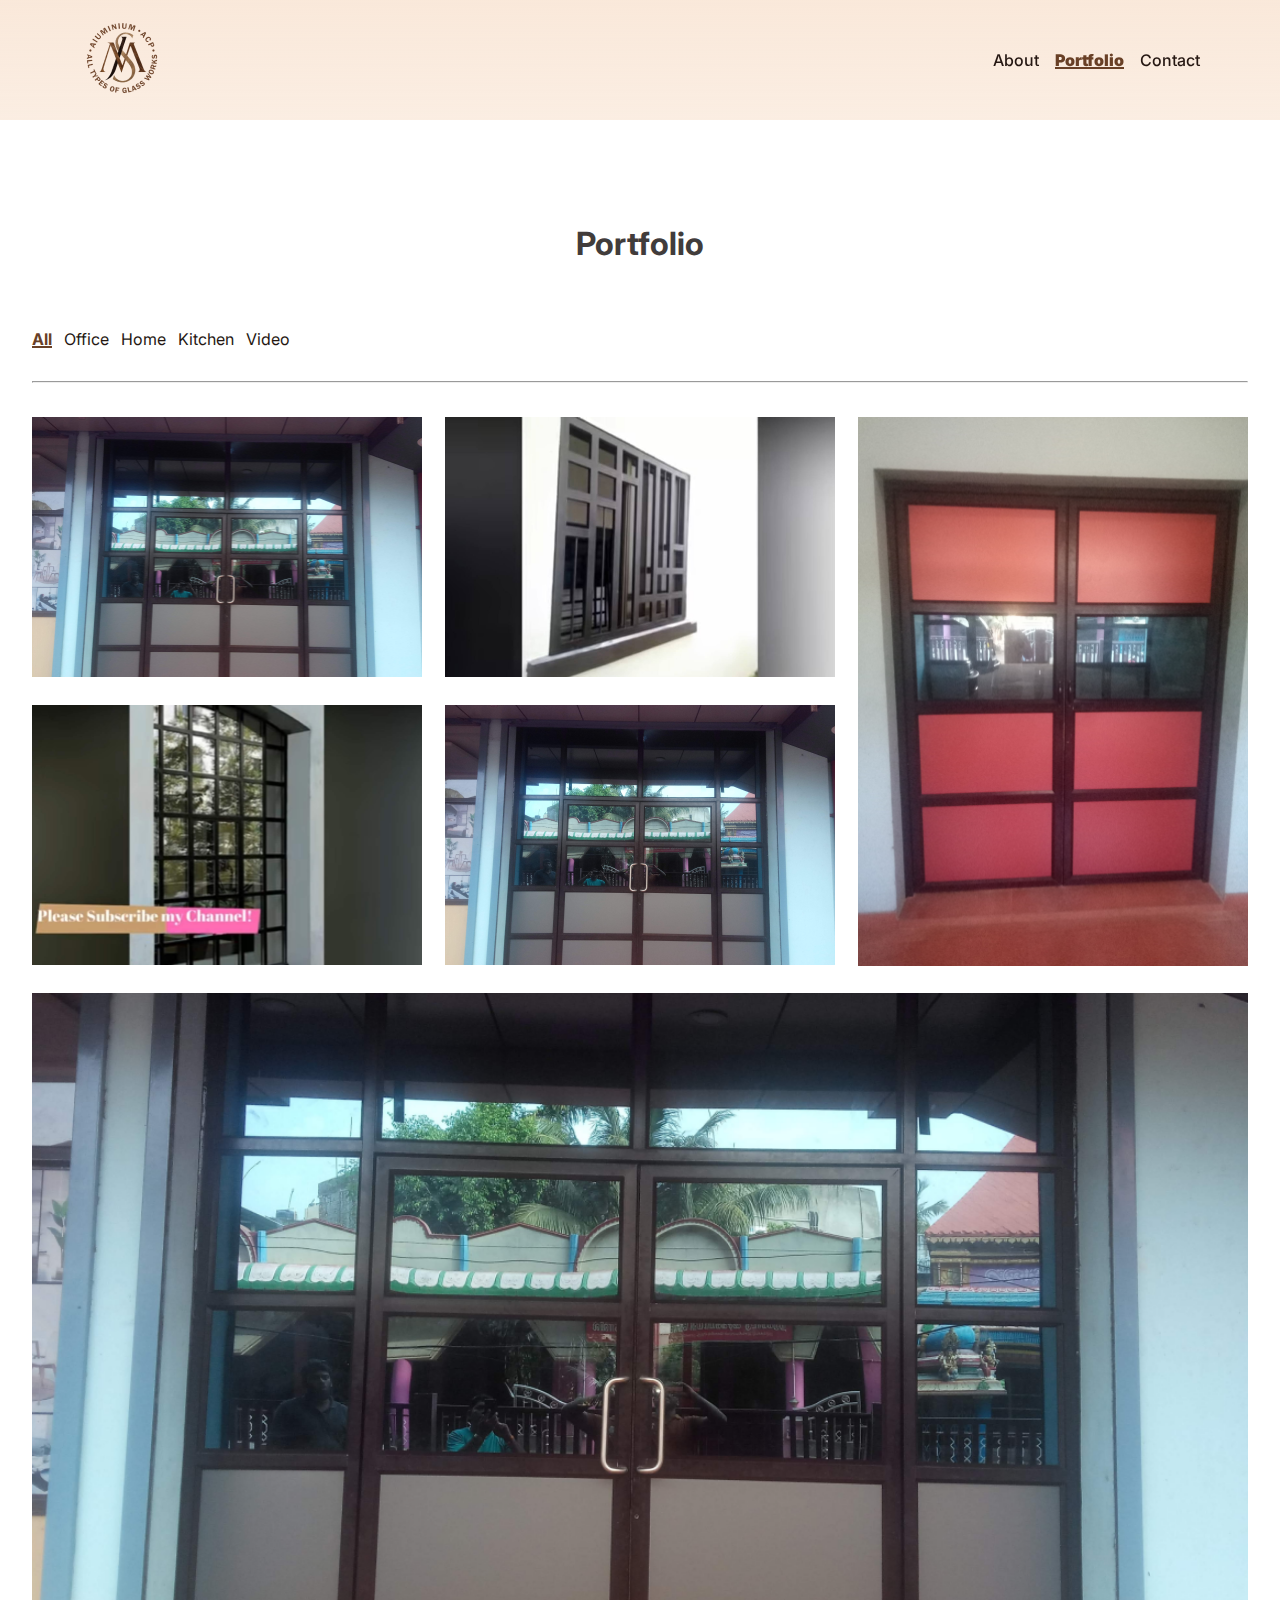
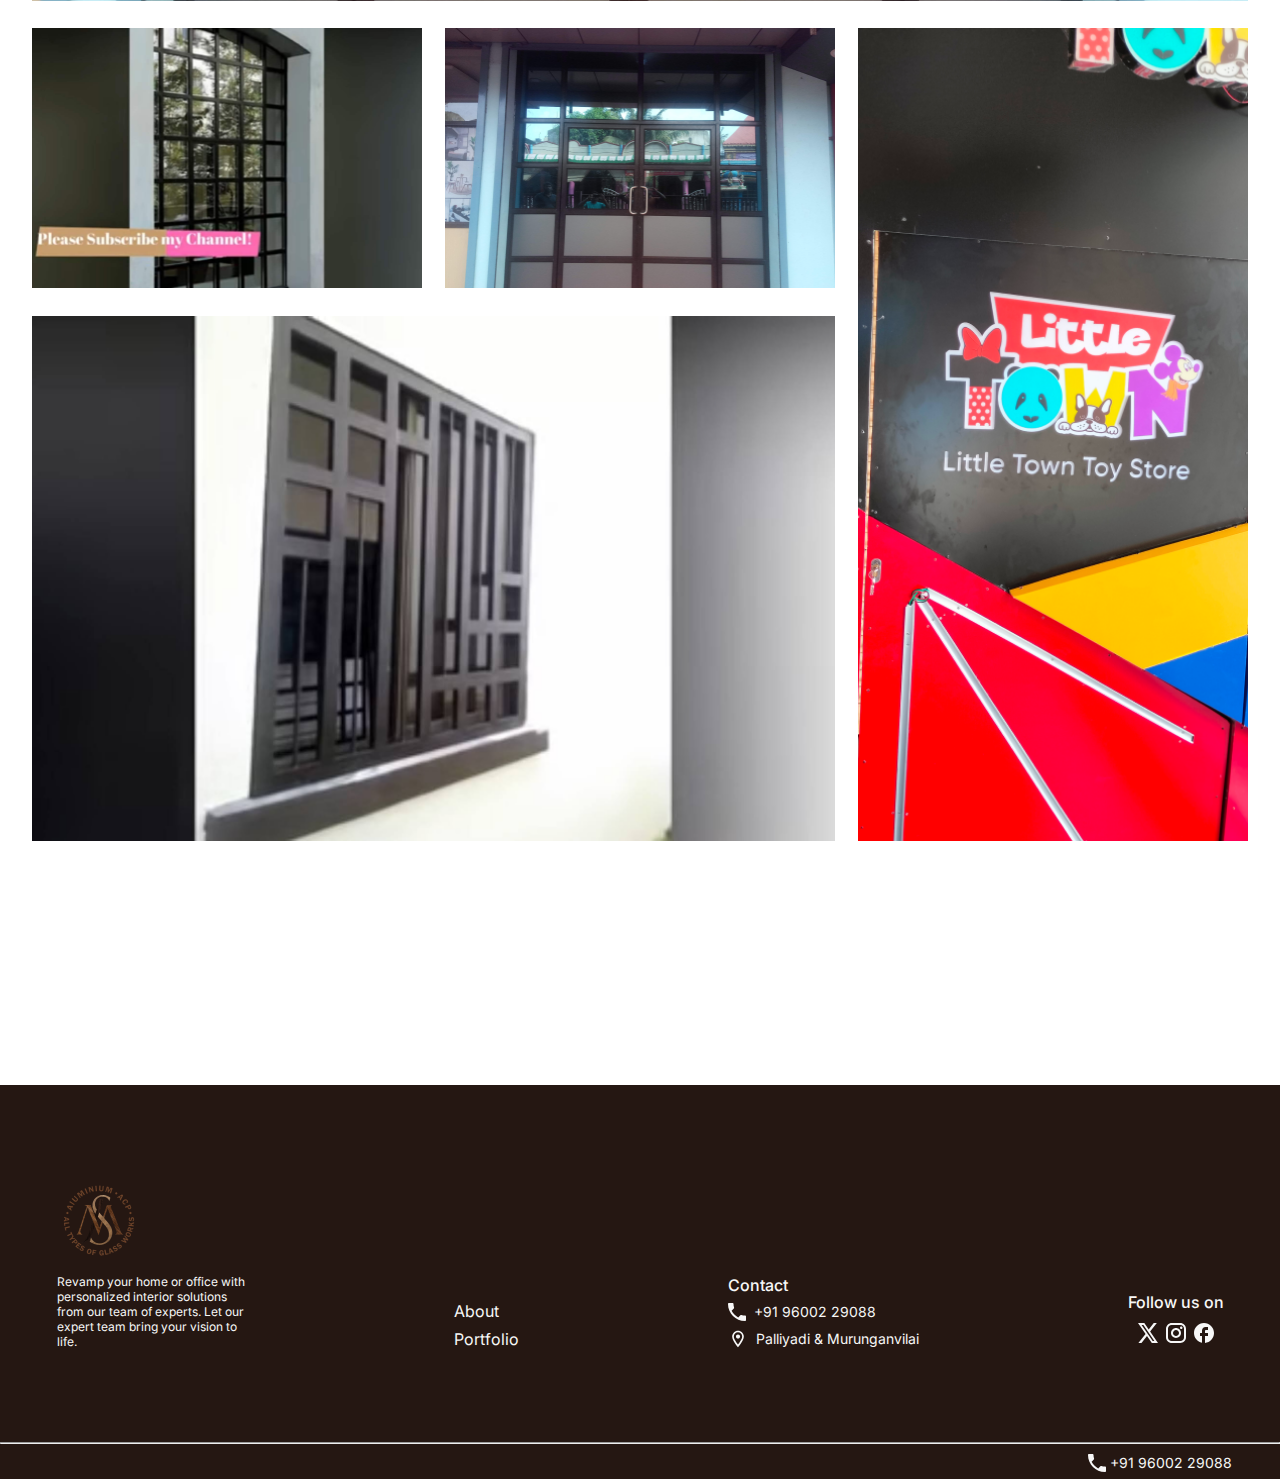
<file: portfolio.html>
<!DOCTYPE html>
<html lang="en">

<head>
    <meta charset="UTF-8">
    <meta name="viewport" content="width=device-width, initial-scale=1.0">
    <title>Portfolio</title>
    <link rel="stylesheet" href="style.css">
    <link rel="stylesheet" href="https://cdnjs.cloudflare.com/ajax/libs/font-awesome/6.5.2/css/all.min.css"
        integrity="sha512-SnH5WK+bZxgPHs44uWIX+LLJAJ9/2PkPKZ5QiAj6Ta86w+fsb2TkcmfRyVX3pBnMFcV7oQPJkl9QevSCWr3W6A=="
        crossorigin="anonymous" referrerpolicy="no-referrer" />
</head>

<body>

    <!-- Navigation bar -->
    <div class="navbar--bg__color">
        <nav class="navbar">
            <div class="navbar--logo">
                <a href="index.html"><img class="navbar--logo__img" src="./img/Aiuminium acp Interior design 1.png"
                        alt="logo"></a>
            </div>
            <!-- Laptop -->
            <div class="navbar--menuSection">
                <ul class="navbar--menu">
                    <!--   -->
                    <li class="navbar--list">
                        <a class="navbar--list__link" href="about.html">About</a>
                    </li>
                    <li class="navbar--list">
                        <a class="navbar--list__link" href="portfolio.html">Portfolio</a>
                    </li>
                    <li class="navbar--list">
                        <a class="navbar--list__link" href="contact.html">Contact</a>
                    </li>
                </ul>
            </div>
            <!-- mobile responsive -->
            <div class="toggle_btn">
                <div class="toggle_btn_icon">
                    <i class="fa-solid fa-bars menu_btn"></i>
                </div>


        </nav>
        <!-- Toggle Menu -->
        <div class="toggle_menu">
            <ul class="nav-container">
                <li class="nav-items">
                    <a href="about.html" class="nav-links">About</a>
                </li>
                <li class="nav-items">
                    <a href="portfolio.html" class="nav-links">Portfolio</a>
                </li>
                <li class="nav-items">
                    <a href="contact.html" class="nav-links">Contact</a>
                </li>

            </ul>
        </div>
    </div>

    <!-- Portfolio Hero section -->
    <div class="portfoilo--herosection__container">
        <h1 class="portfolio--herosection">Portfolio</h1>

        <div class="portfolio--menu">
            <ul class="portfolio--menucontainer">
                <li class="portfolio--menuitems">
                    <a class="portfolio--menulinks active" href="#" data-filter="all"> All </a>
                </li>
                <li class="portfolio--menuitems">
                    <a class="portfolio--menulinks" href="#" data-filter="office"> Office </a>
                </li>
                <li class="portfolio--menuitems">
                    <a class="portfolio--menulinks" href="#" data-filter="home"> Home </a>
                </li>
                <li class="portfolio--menuitems">
                    <a class="portfolio--menulinks" href="#" data-filter="kitchen"> Kitchen </a>
                </li>
                <!-- <li class="portfolio--menuitems">
                    <a class="portfolio--menulinks" href="#" data-filter="other"> Other </a>
                </li> -->
                <li class="portfolio--menuitems">
                    <a class="portfolio--menulinks" href="#" data-filter="video"> Video </a>
                </li>
            </ul>
        </div>

        <hr class="portfolio--hr">
    </div>
    <div class="grid--container">
        <div class="item item1 office home">
            <img class="grid--container__img  grid--container__img__hori" src="img/Portfolio/portfolio r1 c1.png"
                alt="Portfolio image">
        </div>
        <div class="item item2 office">
            <img class="grid--container__img  grid--container__img__hori" src="img/Portfolio/portfolio r1 c2.png"
                alt="Portfolio image">
        </div>
        <div class="item item3 office">
            <img class="grid--container__img  grid--container__img__veti" src="img/Portfolio/portfolio r1r2 c3.png"
                alt="Portfolio image">
        </div>
        <div class="item item4 office">
            <img class="grid--container__img  grid--container__img__hori" src="img/Portfolio/portfolio r2 c1.png"
                alt="Portfolio image">
        </div>
        <div class="item item5 office">
            <img class="grid--container__img grid--container__img__hori" src="img/Portfolio/portfolio r2 c2.png"
                alt="Portfolio image">
        </div>
        <div class="item item6 home">
            <img class="grid--container__img grid--container__img__horilong" src="img/Portfolio/portfolio r3 c123.png"
                alt="Portfolio image">
        </div>
        <div class="item item7 home">
            <img class="grid--container__img grid--container__img__hori" src="img/Portfolio/portfolio r2 c1.png"
                alt="Portfolio image">
        </div>
        <div class="item item8 kitchen">
            <img class="grid--container__img grid--container__img__hori" src="img/Portfolio/portfolio r1 c1.png"
                alt="Portfolio image">
        </div>
        <div class="item item9 kitchen">
            <img class="grid--container__img grid--container__img__vetilong" src="img/Portfolio/portfolio r4r5 c3.png"
                alt="Portfolio image">
        </div>
        <div class="item item10 video">
            <img class="grid--container__img grid--container__img__horimedium" src="img/Portfolio/portfolio r5 c2c3.png"
                alt="Portfolio image">
        </div>

    </div>


    <!-- Footer -->
    <footer class="footer">
        <div class="footer--container">
            <div class="footer--logo-descip">
                <a href="index.html">
                    <img class="footer--img" src="./img/footer icon.png" alt="logo"></a>
                <p class="footer--text">Revamp your home or office with personalized interior solutions
                    from our team of experts. Let our expert team bring your vision to life.</p>
            </div>
            <div class="footer--navbar">
                <ul class="footer--navbar__container">
                    <!-- <li class="footer--navbar__list">
                        <a class="footer--navbar__link" href="index.html">Home </a>
                    </li> -->
                    <li class="footer--navbar__list">
                        <a class="footer--navbar__link" href="about.html">About </a>
                    </li>
                    <li class="footer--navbar__list">
                        <a class="footer--navbar__link" href="portfolio.html">Portfolio </a>
                    </li>
                </ul>
            </div>
            <div class="footer--contact">
                <h2 class="footer--contact__h2">Contact</h2>
                <div class="footer--contact__detail">
                    <div class="footer--contact__detailphone"><img src="./img/white phone icon.svg" alt="phone">
                        <a class="footer--contact__detailphone" href="tel:+91 96002 29088">+91 96002 29088</a>
                    </div>
                    <div class="footer--contact__detaillocation"><img src="./img/white location icon.svg"
                            alt="location">
                        <a class="footer--contact__detaillocation" href="#">Palliyadi & Murunganvilai</a>
                    </div>
                </div>

            </div>
            <div class="footer--socialmedia">
                <h2 class="footer--socialmedia__h2">Follow us on</h2>
                <div class="footer--socialmedia__icons">
                    <a style="text-decoration: none;" target="_blank" href="https://twitter.com">
                        <img src="./img/twitter icon.svg" alt="twitter">
                    </a>
                    <a style="text-decoration: none;" target="_blank" href="https://instagram.com/sjm_aluminium_?igsh=MTBvemU4b2g4YzY2dw==">
                        <img src="./img/instagram icon.svg" alt="instagram">
                    </a>
                    <a style="text-decoration: none;" target="_blank" href="https://facebook.com">
                        <img src="./img/facebook icon.svg" alt="facebook">
                    </a>
                </div>


            </div>
        </div>
        <div class="footer--bottom">
            <hr class="footer--bottom__hr">
            <div class="footer--bottom__div">
                <img class="footer--bottom__img" src="img/white phone icon.svg" alt="">
                <a class="footer--bottom__a" href="tel:+91 96002 29088">+91 96002 29088</a>
            </div>
        </div>
    </footer>


</body>
<script src="index.js"></script>

</html>
</file>
<file: style.css>
@import url('https://fonts.googleapis.com/css2?family=Inter:wght@100..900&display=swap');

* {
    box-sizing: border-box;
    font-family: 'Inter', serif;
    margin: 0;
    padding: 0;
}

.background--image {
    background-image: url("./img/hero section.png");
    min-height: 45.5rem;
    background-repeat: no-repeat;
    object-fit: contain;
    background-size: cover;
}

/* Navbar */

.navbar--bg__color {
    /* background-color: #F8E2CF; */
    background-image: linear-gradient(rgba(249, 230, 214, 0.9), rgba(249, 230, 214, 0.7)) ;
    position: fixed;
    width: 100%;
    z-index: 999;
    top: 0;
}

.navbar {
    display: flex;
    justify-content: space-between;
    align-items: center;
    padding: 1rem;
    margin-inline: auto;
    max-width: 72rem;
    flex-wrap: wrap;
}

.navbar--menu {
    list-style-type: none;
    display: flex;
    gap: 1rem;
}

.navbar--list {
    flex-direction: column;
}

.navbar--list__link {
    text-decoration: none;
    color: #251712;
    font-size: 1rem;
    font-weight: 500;
}

.navbar--list__link:hover,
.navbar--list__link.active {
    color: #694026;
    font-weight: 900;
    text-decoration: underline 2px solid;
}

/* Mobile Responsive */



.toggle_menu,
.toggle_btn {
    display: none;
}

.nav-container {
    display: flex;
    gap: 2rem;
    width: 100%;

}

.nav-items {
    list-style-type: none;
    display: flex;
    align-items: center;
    font-size: 0.85rem;
    font-weight: 500;
}

.nav-links {
    color: #251712;
    text-decoration: none;
}




/* Footer */
.footer {
    background-color: #251712;
    color: #F7F7F7;
    min-height: 24.625rem;
    margin-top: 15rem;
    font-weight: 400;
    text-align: left;
}

.footer--container {
    max-width: 76.06rem;
    margin-inline: auto;
    display: flex;
    gap: 14rem;
    flex-wrap: wrap;
    justify-content: space-around;
    align-items: flex-end;
    padding-top: 5.81rem;
    width: 95%;
}

.footer--logo-descip {
    display: flex;
    flex-direction: column;
    gap: 0.5rem;
    max-width: 11.75rem;
    font-size: 0.75rem;
}

.footer--img {
    object-fit: contain;
    max-width: 5.25rem;
}

.footer--navbar__container {
    list-style-type: none;
    display: flex;
    flex-direction: column;
    flex-wrap: wrap;
    gap: 8px;
}

.footer--navbar__link {
    text-decoration: none;
    color: #F7F7F7;
    font-size: 1rem;
}

.footer--contact,
.footer--socialmedia {
    display: flex;
    gap: 0.5rem;
    flex-direction: column;
}

.footer--socialmedia {
    align-items: center;
}

.footer--contact__h2,
.footer--socialmedia__h2 {
    font-size: 1rem;
    font-weight: 500;
}

.footer--contact__detail{
    display: flex;
    flex-direction: column;
    gap: 8px;
    flex-wrap: wrap;
}

.footer--contact__detailphone,
.footer--contact__detaillocation {
    color: #F7F7F7;
    text-decoration: none;
    font-size: 0.875rem;
    display: flex;
    flex-wrap: wrap;
    gap: 8px;
    align-items: center;
}

.footer--bottom {
    margin-top: 5.81rem;
}

.footer--bottom__div {
    margin-top: 0.625rem;
    display: flex;
    justify-content: flex-end;
    margin-right: 3rem;
    flex-wrap: wrap;
    gap: 0.25rem;
}

.footer--bottom__a {
    color: #F7F7F7;
    text-decoration: none;
    font-size: 0.875rem;
}









/* Hero Section */

.heroSection--bg {
    /* position: absolute; */
    /* margin-left: 51%; */
    /* float: right; */
    display: flex;
    flex-wrap: wrap;
    justify-content: end;
}

.heroSection--bg__container {
    display: flex;
    gap: 1rem;
    flex-direction: column;
    flex-wrap: wrap;

    max-width: 46.5rem;
    min-height: 32.06rem;
    background-image: linear-gradient(rgba(255, 255, 255, 0.80), rgba(218, 218, 218, 0.81));
    border-radius: 1rem 0 0 1rem;
    margin-top: 11rem;
}

.heroSection--section {
    margin: 8rem 11.875rem 0 2.625rem;
    display: flex;
    gap: 0.75rem;
    flex-direction: column;
    color: #413C3B;
    flex-wrap: wrap;
}

.heroSection--section__h1 {
    font-size: 2.25rem;
}

.heroSection--section__p {
    font-size: 0.75rem;
    font-weight: 400;
}

.heroSection--sectionbtn {
    display: flex;
    gap: 0.75rem;
    margin-left: 2.625rem;
    font-size: 0.875rem;
    flex-wrap: wrap;
}

.heroSection--sectionbtn__primarybtn {
    padding: 0.71em;
    background-color: #694026;
    border-radius: 1.50rem;
    color: #F7F7F7;
    text-decoration: none;
    width: 100%;
    max-width: 5.9rem;
    text-align: center;
    font-weight: 400;
    max-height: 2.375rem;
}

.heroSection--sectionbtn__secondarybtn {
    padding: 0.71em;
    border: 2px solid #251712;
    border-radius: 1.50rem;
    color: #251712;
    text-decoration: none;
    width: 100%;
    max-width: 5.9rem;
    text-align: center;
    font-weight: 500;
    max-height: 2.375rem;

}

/* Section Accomplishment */

.accomplishment--section {
    margin: 8rem auto 0;
    text-align: center;
    font-size: 1.5rem;
    font-weight: 600;
}

.accomplishment--section__h2 {
    margin-inline: auto;
    width: 95%;
    color: #413C3B;
}

/* .accomplishment--carousel__img1 {
    width: 100%;
    min-height: 700px;
    background: url('img/Portfolio/accomplishment bg.png') no-repeat;
    background-size: cover;
} */

/* Carousel for accomplishment */

.carousel-container {
    position: relative;
    overflow: hidden;
    min-height: 39.125rem;
    margin-top: 3.875rem;
}




.carousel-background {
    position: absolute;
    top: 0;
    left: 0;
    width: 100%;
    min-height: 39.125rem;
    background-image: url('./img/Portfolio/accomplishment_1.png');
    background-size: cover;
    background-repeat: no-repeat;
    background-position: center center;
    transition: opacity 0.8s ease;
    object-fit: contain;
    object-position: center;
}

.carousel-overlay {
    position: absolute;
    top: 50%;
    left: 50%;
    transform: translate(-50%, -50%);
    z-index: 1;
    text-align: center;
    width: 100%;
}

.carousel {
    position: absolute;
    bottom: -10.625rem;
    left: 50%;
    transform: translateX(-50%);
}

.carousel-dot {
    width: 10px;
    height: 10px;
    background-color: #251712;
    border-radius: 50%;
    display: inline-block;
    margin: 0 5px;
    cursor: pointer;
}

.carousel-dot.active {
    background-color: #BDAC9E;
}

.accomplishment__overlay--container {
    display: flex;
    flex-wrap: wrap;
    justify-content: space-around;
    /* gap: 74px; */
}

.accomplishment__overlay--col {
    display: flex;
    flex-direction: column;
    flex-wrap: wrap;
    gap: 4px;
    justify-content: center;
    align-items: center;
    opacity: 49%;
    padding: 1rem;
    border-radius: 1rem;
    border: transparent 3px solid;
}

.accomplishment__overlay--col:hover {
    opacity: 100%;
    border: #916D4F 3px solid;
    padding: 1rem;
    border-radius: 1rem;
    transition: ease-in-out 800ms;
}



.accomplishment--col__h3 {
    font-size: 1.875rem;
    font-weight: bold;
}

.accomplishment--col__h3 {
    color: #F7F7F7;
    background-color: #251712;
    text-align: center;
    border-radius: 50%;
    min-height: 4.375rem;
    min-width: 4.375rem;
    max-width: 11.687rem;
    align-content: center;
}

.accomplishment--col3__h3 {
    min-width: 4.375rem;
}

.accomplishment--col__p {
    font-size: 1.25rem;
    font-weight: bold;
    max-width: 10rem;
    color: #F7F7F7;
}

.accomplishment--col3__p {
    max-width: 8.75rem;
}

.accomplishment__overlay--col3 {
    max-width: 11.687rem;
}



/* .accomplishment--section__banner {
    background-color: #916D4F;
    /* padding-inline: 13.375rem;
}

.accomplishment--section__banner__container {
    display: flex;
    max-width: 63.25rem;
    justify-content: space-between;
    margin-inline: auto;
    min-height: 14.375rem;
    margin-top: 3.875rem;
    padding-top: 2.75rem;
    flex-wrap: wrap;
}

.accomplishment--section__banner1,
.accomplishment--section__banner2,
.accomplishment--section__banner3 {
    max-width: 11.68rem;
    display: flex;
    flex-direction: column;
    align-items: center;
    color: #F7F7F7;
    font-size: 1.25rem;
    flex-wrap: wrap;
}

.accomplishment--section__banner2 {
    max-width: 11.25rem;
}

.accomplishment--section__banner3 {
    max-width: 9.375rem;
}

.accomplishment--section__banner1number,
.accomplishment--section__banner2number,
.accomplishment--section__banner3number {
    background-color: #251712;
    border-radius: 100%;
    color: #F7F7F7;
    height: 4.375rem;
    width: 4.375rem;
    display: flex;
    justify-content: center;
    align-items: center;
    flex-wrap: wrap;
} */

/* why to choose us Section */

/* .chooseSection {
    margin-top: 8rem;
    text-align: center;
    font-size: 1.5rem;
} */

/* Section row */

/* .container--chooseSection {
    margin-top: 3.875rem;
    display: flex;
    flex-direction: column;
    gap: 4.25rem;
    margin-inline: auto;
    flex-wrap: wrap;
}


.container--chooseSection__row {
    display: flex;
    text-align: left;
    gap: 5.375rem;
    justify-content: center;
    flex-wrap: wrap;
}

.container--chooseSection__col {
    display: flex;
    gap: 0.875rem;
    max-width: 26.25rem;
    flex-wrap: wrap;
}

.container--chooseSection__col__content {
    display: flex;
    flex-direction: column;
    font-size: 0.75rem;
    justify-content: center;
    flex-wrap: wrap;
}

.container--chooseSection__col__heading {
    font-size: 1.50rem;
}*/

.horiLine--herosection {
    border: 1px dashed #656565;
    max-width: 76rem;
    opacity: calc(0.8);
    margin: 8rem auto 0;
}

/* Our Process section */
.ourProcessSection {
    margin-top: 8rem;
}

.ourProcessSection--heading{
    font-size: 2rem;
    text-align: center;
    color: #413C3B;
}

/* Container */
.ourprocess--container {
    display: flex;
    flex-wrap: wrap;
    justify-content: space-around;
    margin-top: 6.68rem;
    gap: 1.375rem;
    margin-inline: auto;
    width: 92%;
    max-width: 81.5rem;
    text-align: left;
}

.ourprocess--container__col1,
.ourprocess--container__col2,
.ourprocess--container__col3 {
    max-width: 20.556rem;
    background-color: #916D4F;
    color: #F7F7F7;
    border-radius: 1rem;
    position: relative;
}

.ourprocess--container__col1__h2 {
    position: absolute;
    top: -4.06rem;
    left: -2.25rem;
    color: #251712;
    font-size: 6rem;
}

.ourprocess--container__col2__h2,
.ourprocess--container__col3__h2 {
    position: absolute;
    top: -4.06rem;
    left: -3.625rem;
    color: #251712;
    font-size: 6rem;
}

.ourprocess--container__col1__container,
.ourprocess--container__col2__container,
.ourprocess--container__col3__container {
    display: flex;
    flex-wrap: wrap;
    align-items: center;
    min-height: 6.25rem;
    padding: 0.93rem 0.75rem;
}

.ourprocess--container__col1__container__h2,
.ourprocess--container__col2__container__h2,
.ourprocess--container__col3__container__h2 {
    font-size: 1.5rem;
    font-weight: bold;
}

.ourprocess--container__col1__container__p,
.ourprocess--container__col2__container__p,
.ourprocess--container__col3__container__p {
    font-size: 0.75rem;
}

/* Our Clients */


.ourclient--h2 {
    font-size: 2rem;
    font-weight: 700;
    text-align: center;
    margin-top: 8rem;
    color: #413C3B;
}

.ourclient--review__container {
    display: flex;
    justify-content: center;
    gap: 3.5rem;
    margin-top: 3.875rem;
    flex-wrap: wrap;
    font-size: 1rem;
    font-weight: 400;
    width: 95%;
    margin-inline: auto;
}

/* Col1 */
.ourclient--review__container__col1,
.ourclient--review__container__col2,
.ourclient--review__container__col3 {
    display: flex;
    max-width: 20rem;
    flex-direction: column;
    align-items: center;
}

.ourclient--review__container__col1__review,
.ourclient--review__container__col2__review,
.ourclient--review__container__col3__review {
    background: #916D4F;
    color: #F7F7F7;
    padding-top: 2.75rem;
    padding-inline: 2.93rem;
    padding-bottom: 5.125rem;
    border-radius: 1rem;
}

.ourclient--review__container__col1__container,
.ourclient--review__container__col2__container,
.ourclient--review__container__col3__container {
    margin-top: -1.875rem;
}

.ourclient--review__container__col1__container,
.ourclient--review__container__col2__container,
.ourclient--review__container__col3__container {
    display: flex;
    flex-direction: column;
    font-size: 0.75rem;
    max-height: 5.5rem;
    flex-wrap: wrap;
    align-items: center;
}

.ourclient--review__container__col1__img,
.ourclient--review__container__col2__img,
.ourclient--review__container__col3__img {
    max-width: 4.18rem;
}

/* Company Logo */
.clients--logo__container {
    margin-top: 3.875rem;
    display: flex;
    flex-wrap: wrap;
}

.clients--logo__div {
    display: flex;
    flex-wrap: wrap;
    gap: 4rem;
    background-color: #BDAC9E;
    min-height: 5rem;
    width: 100%;
    justify-content: space-around;
    align-items: center;
    padding: 1.375rem;

}

/* Gallery */

.gallery--container {
    text-align: center;
    margin-top: 8rem;
}

.gallery--container__h2 {
    font-size: 2rem;
    font-weight: 600;
    color: #413C3B;
}

.gallery--container__firstset {
    margin-top: 3.875rem;
    display: flex;
    flex-wrap: wrap;
    gap: 1.25rem;
    justify-content: center;
    width: 95%;
    max-width: 73.5rem;
    margin-inline: auto;
}


.gallery--container__firstset__firstrow img {
    object-fit: cover;
    aspect-ratio: 16 / 9;
    width: 100%;
    height: auto;
    margin-inline: auto;
    max-width: 73.5rem;
    overflow: hidden;
    object-fit: cover;
}

.gallery--container__firstset__secondrow {
    /* display: flex;
    flex-wrap: wrap;
    gap: 1.25rem;
    justify-content: space-between; */
    display: grid;
    grid-template-areas:
        'gallery1 gallery2 gallery3 gallery4';
    /* justify-content: space-between; */
    gap: 1.25rem;
}

.gallery--container__firstset__secondrow--img1 {
    grid-area: gallery1;
}

.gallery--container__firstset__secondrow--img2 {
    grid-area: gallery2;
}

.gallery--container__firstset__secondrow--img3 {
    grid-area: gallery3;
}

.gallery--container__firstset__secondrow--img4 {
    grid-area: gallery4;
}




.gallery--container__secondset {
    display: grid;
    grid-template-areas:
        'img1 img1 img1 img1 img2'
        'img1 img1 img1 img1 img3'
        'img1 img1 img1 img1 img4'
        'img1 img1 img1 img1 img5'
        'img6 img7 img8 img9 img10';
    grid-template-columns: repeat(auto-fit, minmax);
    justify-content: center;
    gap: 2rem;
    margin-top: 8rem;
    width: 95%;
    max-width: 73.5rem;
    margin-inline: auto;
}

.gallery--container__secondset .gallery--container__secondset__img1 {
    grid-area: img1;

    object-fit: cover;
    aspect-ratio: 3 / 2;
    width: 100%;
    height: auto;
    margin-inline: auto;
    max-width: 58.5rem;
    overflow: hidden;
    object-fit: cover;
}

.gallery--container__secondset>img {
    width: 100%;
}

.gallery--container__secondset__img2 {
    grid-area: img2;
}

.gallery--container__secondset__img3 {
    grid-area: img3;
}

.gallery--container__secondset__img4 {
    grid-area: img4;
}

.gallery--container__secondset__img5 {
    grid-area: img5;
}

.gallery--container__secondset__img6 {
    grid-area: img6;
}

.gallery--container__secondset__img7 {
    grid-area: img7;
}

.gallery--container__secondset__img8 {
    grid-area: img8;
}

.gallery--container__secondset__img9 {
    grid-area: img9;
}

.gallery--container__secondset__img10 {
    grid-area: img10;
}

/* view all btn */
.portfolio--viewmore__btn {
    border-radius: 1.5rem;
    border: #694026 1px solid;
    max-width: 8rem;
    min-height: 2.31rem;
    text-align: center;
    display: flex;
    justify-content: center;
    align-items: center;
    gap: 0.75rem;
    margin-top: 2rem;
    margin-inline: auto;
    flex-wrap: wrap;
    text-decoration: none;
    color: #694026;
}

.portfolio--viewmore__btn__a {
    text-decoration: none;
    color: #694026;
    font-size: 0.875rem;
    font-weight: 400;
}









/* About */

.about--heroSection {
    /* position: relative;
    top: 14.25rem;
    left: 5rem; */
    margin-top: 16.25rem;
    display: flex;
    gap: 8.125rem;
    max-width: 71.5rem;
    margin-inline: auto;
    flex-wrap: wrap;
    justify-content: center;
    width: 95%;
}

.about--heroSection__sectioncontainer {
    margin: 1rem auto;
    display: flex;
    flex-direction: column;
    gap: 2.125rem;
    justify-content: center;
    flex-wrap: wrap;
}

.about--heroSection__sectionheading {
    margin-top: 1rem;
    color: #413C3B;
}

.about--heroSection__container {
    display: flex;
    flex-direction: column;
    gap: 0.75rem;
    flex-wrap: wrap;
}

.about--heroSection__container__h2 {
    font-size: 1.5rem;
    font-weight: 400;
    line-height: 2.625rem;
    max-width: 33rem;
    color: #413C3B;

}

.about--heroSection__container__p {
    max-width: 33rem;
    font-size: 0.75rem;
    margin-bottom: 1rem;
    line-height: 1.25rem;
    font-weight: 400;
    color: #413C3B;
}

.about--section__primarybtn {
    font-size: 0.875rem;
    font-weight: 500;
    text-decoration: none;
    color: #F7F7F7;
    background-color: #694026;
    padding: 0.625rem;
    border-radius: 1.5rem;
    max-width: 5.9rem;
}

.about--heroSection__container__img {
    object-fit: cover;
    overflow: hidden;
    width: 99%;
}

/* Our story */
.ourstory--section {
    margin-top: 8rem;
    max-width: 73.625rem;
    margin-inline: auto;
}

.ourstory--heading {
    text-align: center;
    color: #413C3B;
}

.ourstory--container {
    margin: 3.875rem auto 17rem;
    display: flex;
    flex-direction: column;
    max-width: 73.625rem;
    gap: 4rem;
    font-size: 0.875rem;
    flex-wrap: wrap;
    width: 100%;
    margin-inline: auto;
    color: #413C3B;
}

.ourstory--container__row1 {
    display: flex;
    flex-direction: column;
    gap: 2rem;
    flex-wrap: wrap;
}

.ourstory--container__row1--img {
    width: 92%;
    margin-inline: auto;
}

.ourstory--container__row2--img,
.ourstory--container__row3--img {
    width: 33.5%;
    border-radius: 1rem;
}

.ourstory--container__row1--text {
    width: 90%;
    max-width: 67.125rem;
    margin-inline: auto;
}

.ourstory--container__row2 {
    display: flex;
    gap: 9.625rem;
    align-items: center;
    flex-wrap: wrap;
    margin-inline: auto;
    justify-content: space-around;
}

.ourstory--container__row2--text {
    display: flex;
    flex-direction: column;
    gap: 1.375rem;
    flex-wrap: wrap;
    max-width: 33rem;
    width: 100%;
    margin-inline: auto;
}

.ourstory--container__row3 {
    display: flex;
    gap: 9.625rem;
    align-items: center;
    flex-direction: row-reverse;
    flex-wrap: wrap;
    margin-inline: auto;
    justify-content: space-around;
}

.ourstory--container__row3--text {
    max-width: 33rem;
    width: 100%;
    margin-inline: auto;
}

/* Contact Hero section */

.contact--herosection {
    margin-top: 16.25rem;
    max-width: 64rem;
    margin-inline: auto;
    display: flex;
    gap: 5.75rem;
    align-items: center;
    flex-wrap: wrap;
    justify-content: center;
    width: 95%;
}

/* rightside */

.rightside {
    display: flex;
    flex-direction: column;
    gap: 2rem;
    flex-wrap: wrap;
}

.contact--contactheading__h1 {
    font-size: 2rem;
    font-weight: 800;
    color: #413C3B;
}

.contact--subheading {
    display: flex;
    flex-direction: column;
    gap: 1.5rem;
    flex-wrap: wrap;
    color: #413C3B;
}

.contact--contactheading__h2 {
    font-size: 1.5rem;
    font-weight: 400;
    color: #413C3B;
}

/* Contact details */
.contact--contactdetail {
    display: flex;
    flex-direction: column;
    gap: 1rem;
    flex-wrap: wrap;
}

.contact--contactdetail__phonenumber,
.contact--contactdetailDiv__location,
.contact--contactdetail__mail {
    display: flex;
    text-decoration: none;
    color: #251712;
    gap: 0.5rem;
    flex-wrap: wrap;
    align-items: center;
    color: #413C3B;
}

.contact--contactdetail__mail {
    text-decoration: none;
    color: #251712;
}

.contact--quote__a{
    background-color: #694026;
    /* border-radius: .5rem; */
    border-radius: 1.5rem;
    padding: 0.75rem 0.75rem;
    color: #F7F7F7;
    gap: 0.5rem;
    text-decoration: none;
    max-width: 8rem;
    text-align: center;
}

.contact--quote{
    font-size: 0.9rem;
}

/* .leftside{
    display: flex;
    flex-direction: column;
    flex-wrap: wrap;
    gap: 1rem;
}

.location--heading__h2{
    font-size: 1.75rem;
} */

/* Contact btm */

.contactbtn--container {
    display: flex;
    justify-content: center;
    gap: 2.875rem;
    flex-wrap: wrap;
    margin: 5.75rem auto 5rem;
    width: 95%;
}

.contactbtn {
    background-color: #694026;
    display: flex;
    border-radius: 1.5rem;
    flex-wrap: wrap;
    padding: 0.75rem 1.5rem;
    color: #F7F7F7;
    font-size: 0.75rem;
    gap: 0.5rem;
    align-items: center;
    text-decoration: none;
}

.leftside{
    max-width: 31.375rem;
    border: 0;
}

/* .leftside img {
    object-fit: cover;
    overflow: hidden;
    aspect-ratio: 16 / 9;
    width: 99%;
    margin-inline: auto;
} */

.leftside iframe{
    width: 100%;
    min-height: 500px;
    border: 0;
    aspect-ratio: 16 / 9;
    overflow: hidden;
    margin-inline: auto;
    object-fit: cover;
}

/* Portfolio Section */

.portfoilo--herosection__container {
    width: 95%;
    margin-inline: auto;
}

.portfolio--herosection {
    margin-top: 14rem;
    color: #413C3B;
    text-align: center;
    margin-inline: auto;
    max-width: 9.75rem;
}

.portfolio--menucontainer {
    list-style: none;
    margin: 3.125rem auto 1rem;
    display: flex;
    flex-wrap: wrap;
    gap: 0.75rem;
    font-size: 1rem;
    font-weight: 400;
    padding: 1rem 1rem 1rem 0;
    width: 87%;
}

.portfolio--menulinks {
    text-decoration: none;
    color: #251712;
}

.portfolio--menulinks:hover,
.portfolio--menulinks.active {
    color: #694026;
    text-decoration: 2px underline;
    font-weight: 700;
}

.portfolio--hr {
    max-width: 77rem;
    margin-inline: auto;
}

/* grid Method */

.grid--container {
    margin-top: 2.125rem;
    display: grid;
    grid-template-areas:
        'item1 item2 item3'
        'item4 item5 item3'
        'item6 item6 item6'
        'item7 item8 item9'
        'item10 item10 item9';
    grid-template-columns: auto auto auto;
    gap: 1.45rem;
    justify-content: center;
    margin-inline: auto;
    width: 95%;
}


.grid--container .item.active{
    display: block;
}


.item1 {
    grid-area: item1;
}

.item2 {
    grid-area: item2;
}

.item3 {
    grid-area: item3;
}

.item4 {
    grid-area: item4;
}

.item5 {
    grid-area: item5;
}

.item6 {
    grid-area: item6;
}

.item7 {
    grid-area: item7;
}

.item8 {
    grid-area: item8;
}

.item9 {
    grid-area: item9;
}

.item10 {
    grid-area: item10;
}

.grid--container__img {
    width: 100%;
    margin-inline: auto;
    object-fit: cover;
}

.grid--container__img__hori {
    aspect-ratio: 1.5 / 1;
}

.grid--container__img__veti {
    aspect-ratio: 0.71 / 1;
}

.grid--container__img__vetilong {
    aspect-ratio: 0.48/ 1;
}

.grid--container__img__horimedium {
    aspect-ratio: 1.53/1;
}

.grid--container__img__horilong {
    aspect-ratio: 2/1;
}





@media (max-width:88.25rem) {

    /* Our Process Container */
    .ourprocess--container__col1,
    .ourprocess--container__col2,
    .ourprocess--container__col3 {
        max-width: 18rem;

    }

    .ourprocess--container__col1__h2,
    .ourprocess--container__col2__h2,
    .ourprocess--container__col3__h2 {
        font-size: 4rem;
        top: -2.75rem;
        left: -1.6rem;
    }

    .ourprocess--container__col2__h2,
    .ourprocess--container__col3__h2 {
        left: -2.5rem;
    }

    .ourprocess--container__col1__img,
    .ourprocess--container__col2__img {
        max-width: 5.75rem;
    }

    .portfolio--menucontainer {
        width: 91%;
    }


}

@media (max-width:80rem) {

    /* Our Process Container */
    .ourprocess--container__col1,
    .ourprocess--container__col2,
    .ourprocess--container__col3 {
        max-width: 15rem;

    }

    .ourprocess--container__col1__h2,
    .ourprocess--container__col2__h2,
    .ourprocess--container__col3__h2 {
        font-size: 3.5rem;
        top: -2.2rem;
        left: -1.4rem;
    }

    .ourprocess--container__col2__h2,
    .ourprocess--container__col3__h2 {
        left: -2.2rem;
    }

    .portfolio--menucontainer {
        width: 100%;
    }


    .footer--container {
        gap: 10rem;
    }
}

@media (max-width:77.5rem) {


    .gallery--container__firstset {
        max-width: 58.5rem;
    }

    .gallery--container__firstset__secondrow {
        grid-template-areas:
            'gallery1 gallery2'
            'gallery3 gallery4';
        width: 100%;
    }

    .gallery--container__firstset__secondrow>img {
        width: 100%;
        object-fit: contain;
        overflow: hidden;
        max-width: 58.5rem;
        aspect-ratio: 2/1;

    }


    .gallery--container__firstset__firstrow--img {
        max-width: 71.25rem;
        margin-inline: auto;
    }

    .gallery--container__secondset {
        grid-template-areas:
            'img1 img1 img1'
            'img2 img3 img4'
            'img5 img6 img7'
            'img8 img9 img10';
        max-width: 65rem;
        margin-inline: auto;
    }

    .gallery--container__secondset__img1 {
        max-width: 43.125rem;
    }

    .gallery--container__firstset__secondrow--img {
        max-width: 16.93rem;
    }

}

@media (max-width:75.31rem) {

    .ourprocess--container__col1__container__h2,
    .ourprocess--container__col2__container__h2,
    .ourprocess--container__col3__container__h2 {
        font-size: 1.25rem;
    }



    .gallery--container__firstset__firstrow--img {
        max-width: 71.25rem;
        margin-inline: auto;
    }

    .gallery--container__firstset__secondrow--img {
        max-width: 16.81rem;
    }

    .about--heroSection {
        gap: 2rem;
    }

    .ourstory--container__row2,
    .ourstory--container__row3 {
        gap: 9.625rem;
    }

    .ourstory--container__row2--text,
    .ourstory--container__row3--text {
        max-width: 32rem;
    }


}


@media (max-width:71.25rem) {

    .ourstory--section {
        max-width: 70rem;
    }

    .ourstory--container__row2,
    .ourstory--container__row3 {
        flex-direction: column;
        width: 100%;
        gap: 4rem;
    }

    .ourstory--container__row2--text,
    .ourstory--container__row3--text {
        width: 90%;
        max-width: 67.125rem;
    }

    .ourstory--container__row2--img,
    .ourstory--container__row3--img {
        width: 90%;
        max-height: 25rem;
        overflow: hidden;
        aspect-ratio: 16 / 9;
        object-fit: cover;
    }


    .gallery--container__firstset__firstrow--img {
        max-width: 71.25rem;
        margin-inline: auto;
    }

    .gallery--container__firstset__secondrow--img {
        max-width: 16.187rem;
    }

}

@media (max-width:67.437rem) {
    .ourprocess--container {
        gap: 1rem;
    }

    .about--heroSection__sectioncontainer {
        margin-top: 0.75rem;
        max-width: 28.625rem;
    }

    .grid--container__img__horimedium {
        aspect-ratio: 1.55/1;
    }

}

@media (max-width:65.81rem) {
    .ourprocess--container {
        gap: 0.875rem;
    }

    .ourprocess--container__col1__container,
    .ourprocess--container__col2__container,
    .ourprocess--container__col3__container {
        max-width: 13.75rem;
        gap: 0.5rem;
    }

    .ourprocess--container__col1__img,
    .ourprocess--container__col2__img {
        max-width: 4.375rem;
    }

    .footer--container {
        gap: 8rem;
    }

}

@media (max-width:61.81rem) {
    .about--heroSection {
        margin-top: 12.25rem;
    }
}

@media (max-width:58.25rem) {

    .background--image {
        min-height: 25rem;
    }


    .heroSection--bg__container {
        max-width: 100%;
        min-height: 25rem;
        margin-top: 9.02rem;
        border-radius: 0;

    }

    .heroSection--section {
        margin-top: 5rem;
        margin-inline: 10rem;
    }

    .heroSection--sectionbtn {
        margin-left: 10rem;
    }


    .ourprocess--container {
        flex-direction: column;
        align-items: center;
        gap: 3rem;
    }

    .ourprocess--container__col1,
    .ourprocess--container__col2,
    .ourprocess--container__col3 {
        max-width: 31.25rem;
        width: 100%;
    }

    .ourprocess--container__col1__container,
    .ourprocess--container__col2__container,
    .ourprocess--container__col3__container {
        max-width: 31.25rem;
        flex-direction: column;
        padding: 1.5rem .5rem;
        gap: 4px;
    }

    .ourprocess--container__col1__container__h2,
    .ourprocess--container__col2__container__h2,
    .ourprocess--container__col3__container__h2 {
        font-size: 1.5rem;
        font-weight: bold;
    }

    .ourprocess--container__col1__container__p,
    .ourprocess--container__col2__container__p,
    .ourprocess--container__col3__container__p {
        font-size: 0.75rem;
    }


    .ourprocess--container__col1__img,
    .ourprocess--container__col2__img {
        transform: rotate(90deg);
    }


    .contact--herosection {
        margin-top: 14rem;
    }

    .grid--container__img__veti {
        aspect-ratio: 0.7 / 1;
    }

    .grid--container__img__horimedium {
        aspect-ratio: 1.57/1;
    }


    .footer--container {
        gap: 6rem;
    }

}

@media (max-width:48rem) {
    .heroSection--section {
        margin-inline: auto;
        width: 77%;
    }

    .heroSection--sectionbtn {
        margin-inline: auto;
        width: 77%;
    }

    .grid--container__img__veti {
        aspect-ratio: 0.69 / 1;
    }

    .grid--container__img__vetilong {
        aspect-ratio: 0.47/ 1;
    }

    .footer--container {
        gap: 4rem;
    }

    .footer--navbar,
    .footer--contact,
    .footer--socialmedia {
        max-width: 11.75rem;
        width: 100%;
    }

    .footer--socialmedia {
        align-items: flex-start;
    }
}


@media (max-width:35.625rem) {

    .navbar--menuSection {
        display: none;
    }

    .navbar {
        padding-bottom: .312rem;
    }

    /* Mobile Navbar */
    .toggle_btn {
        display: flex;
    }

    .toggle_menu {
        display: none;
    }

    .toggle_menu.open {
        display: flex;
        justify-content: center;
        width: 98%;
        /* padding: 2rem; */
        z-index: 99;
        margin-inline: auto;
    }

    .nav-container {
        flex-direction: column;
        align-items: center;
        text-align: center;
        padding-bottom: 1.25rem;
    }

    .heroSection--bg__container {
        /* min-height: 28rem; */
        margin-top: 7.5rem;
    }

    .heroSection--section__h1 {
        font-size: 2rem;
    }



    .carousel {
        bottom: -3rem;
    }

    .accomplishment__overlay--container {
        flex-direction: column;
        align-items: center;
    }

    .grid--container__img__veti {
        aspect-ratio: 0.67 / 1;
    }

    .grid--container__img__vetilong {
        aspect-ratio: 0.45/ 1;
    }
}

@media (max-width:26.625rem) {
    .contact--contactheading__h2 {
        max-width: 23rem;
        font-size: 1.4rem;
    }

    .grid--container__img__veti {
        aspect-ratio: 0.64 / 1;
    }

    .grid--container__img__vetilong {
        aspect-ratio: 0.434/ 1;
    }


}

@media (max-width:23.25rem) {
    .accomplishment--section__h2 {
        font-size: 1.75rem;
    }

    .carousel {
        bottom: -3rem
    }

    .grid--container__img__veti {
        aspect-ratio: 0.628 / 1;
    }

    .grid--container__img__vetilong {
        aspect-ratio: 0.42/ 1;
    }

    .contact--contactheading__h2 {
        max-width: 20rem;
    }
}

@media (max-width:21.125rem) {


    .background--image {
        min-height: 30rem;
    }

    .heroSection--bg__container {
        min-height: 30rem;
    }

    .grid--container__img__veti {
        aspect-ratio: 0.625 / 1;
    }

    .grid--container__img__vetilong {
        aspect-ratio: 0.41/ 1;
    }
}
</file>
